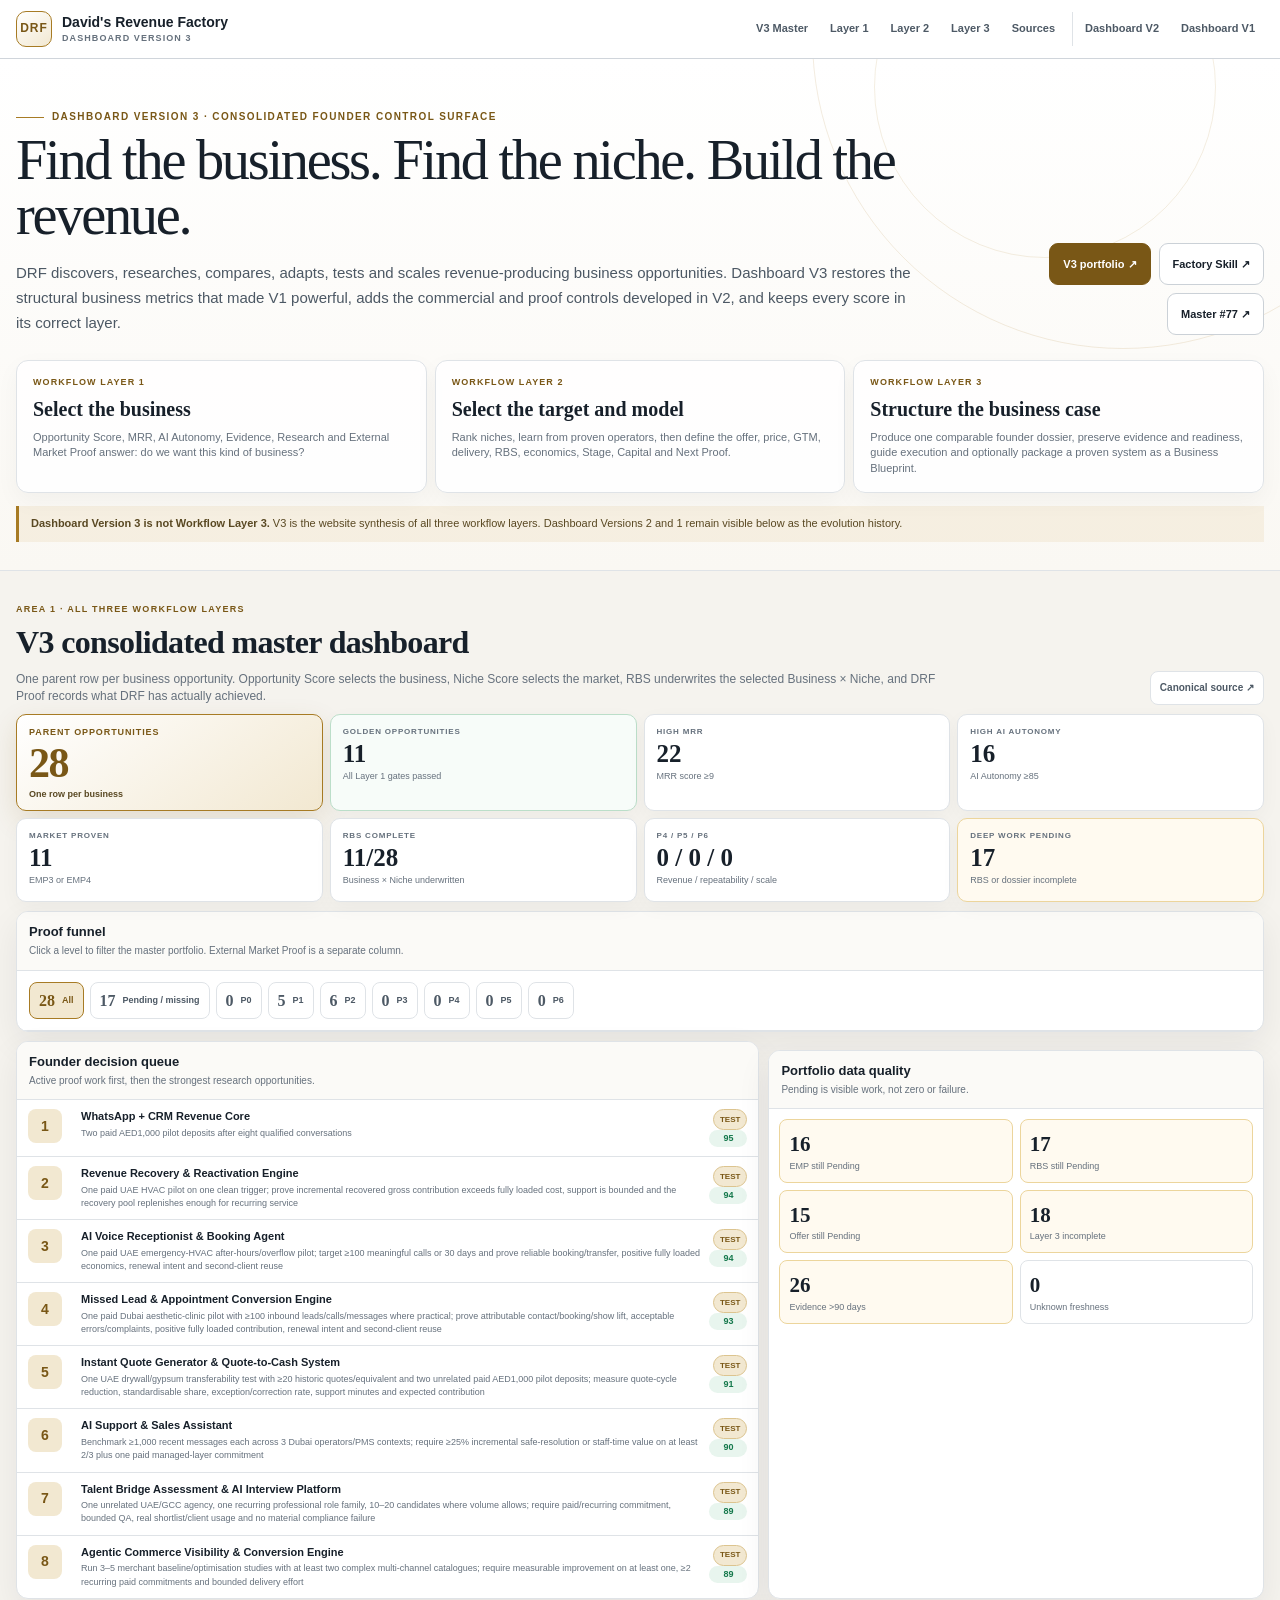
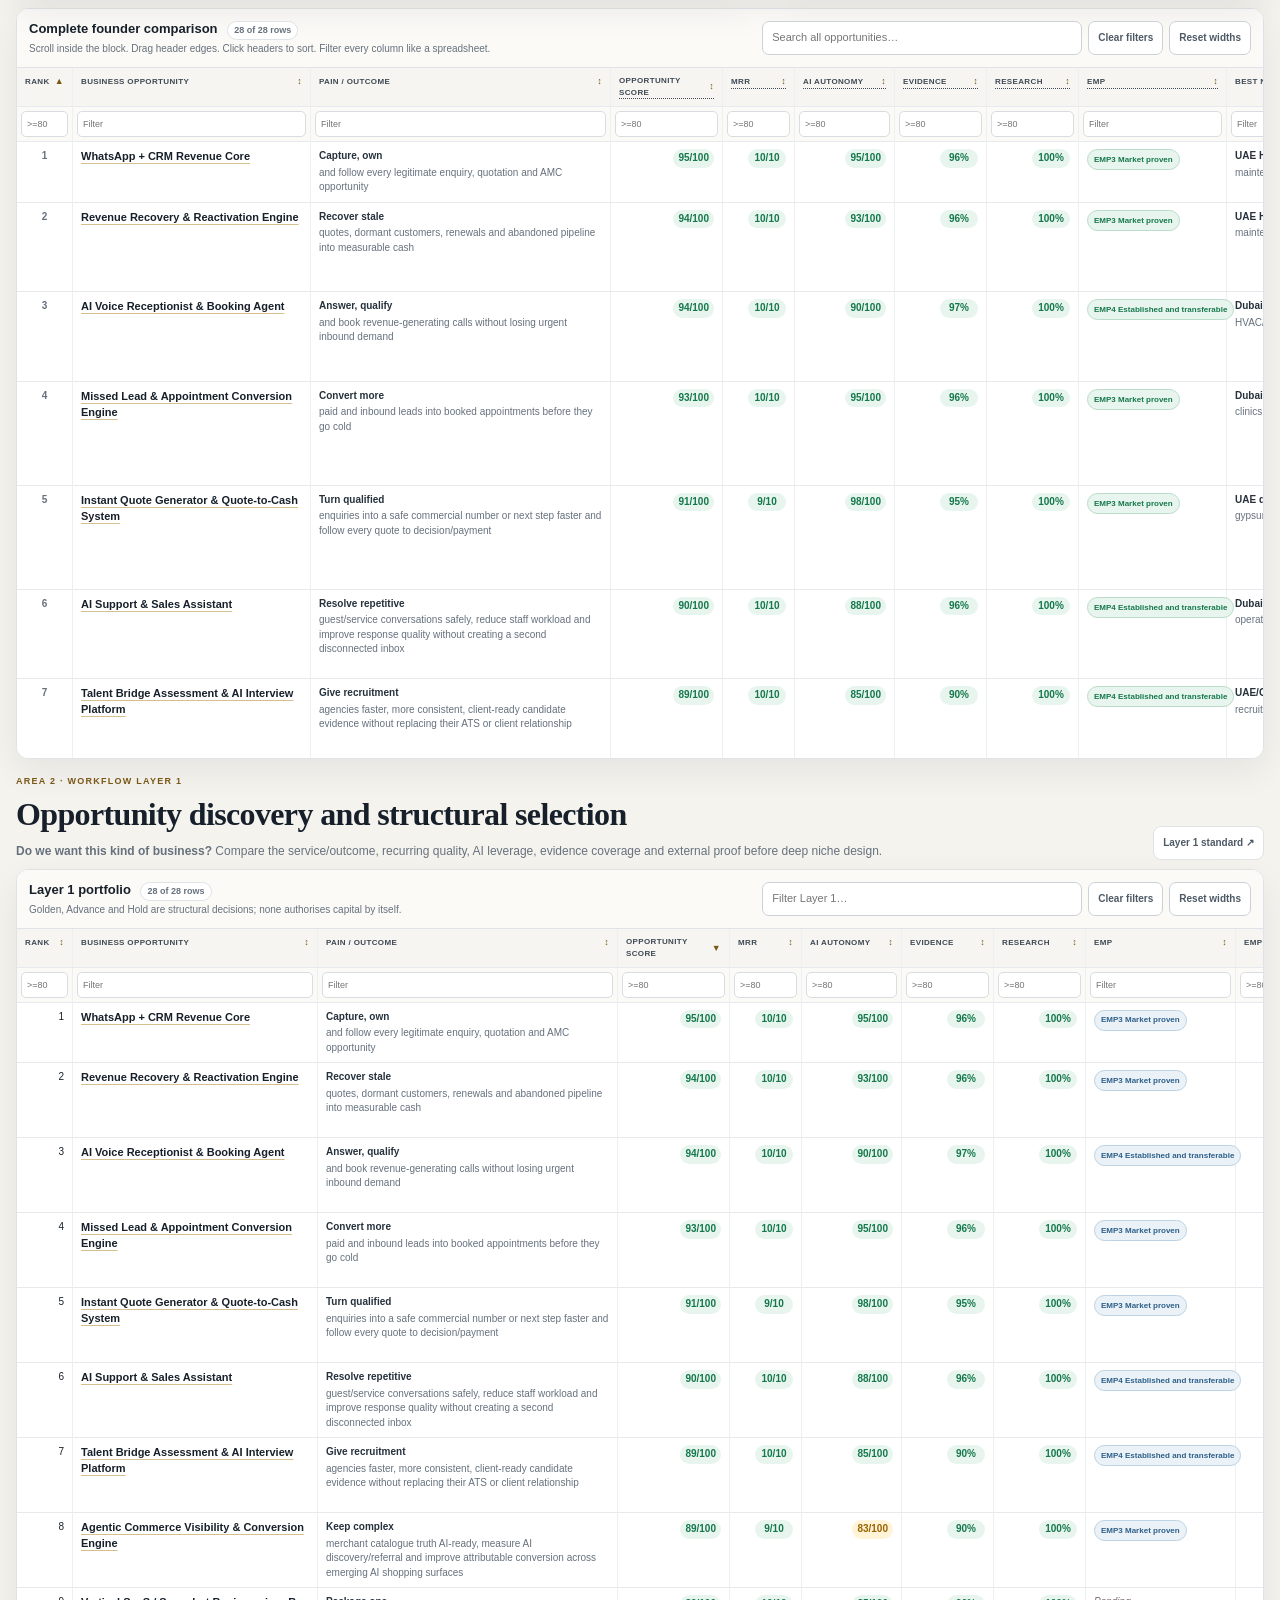
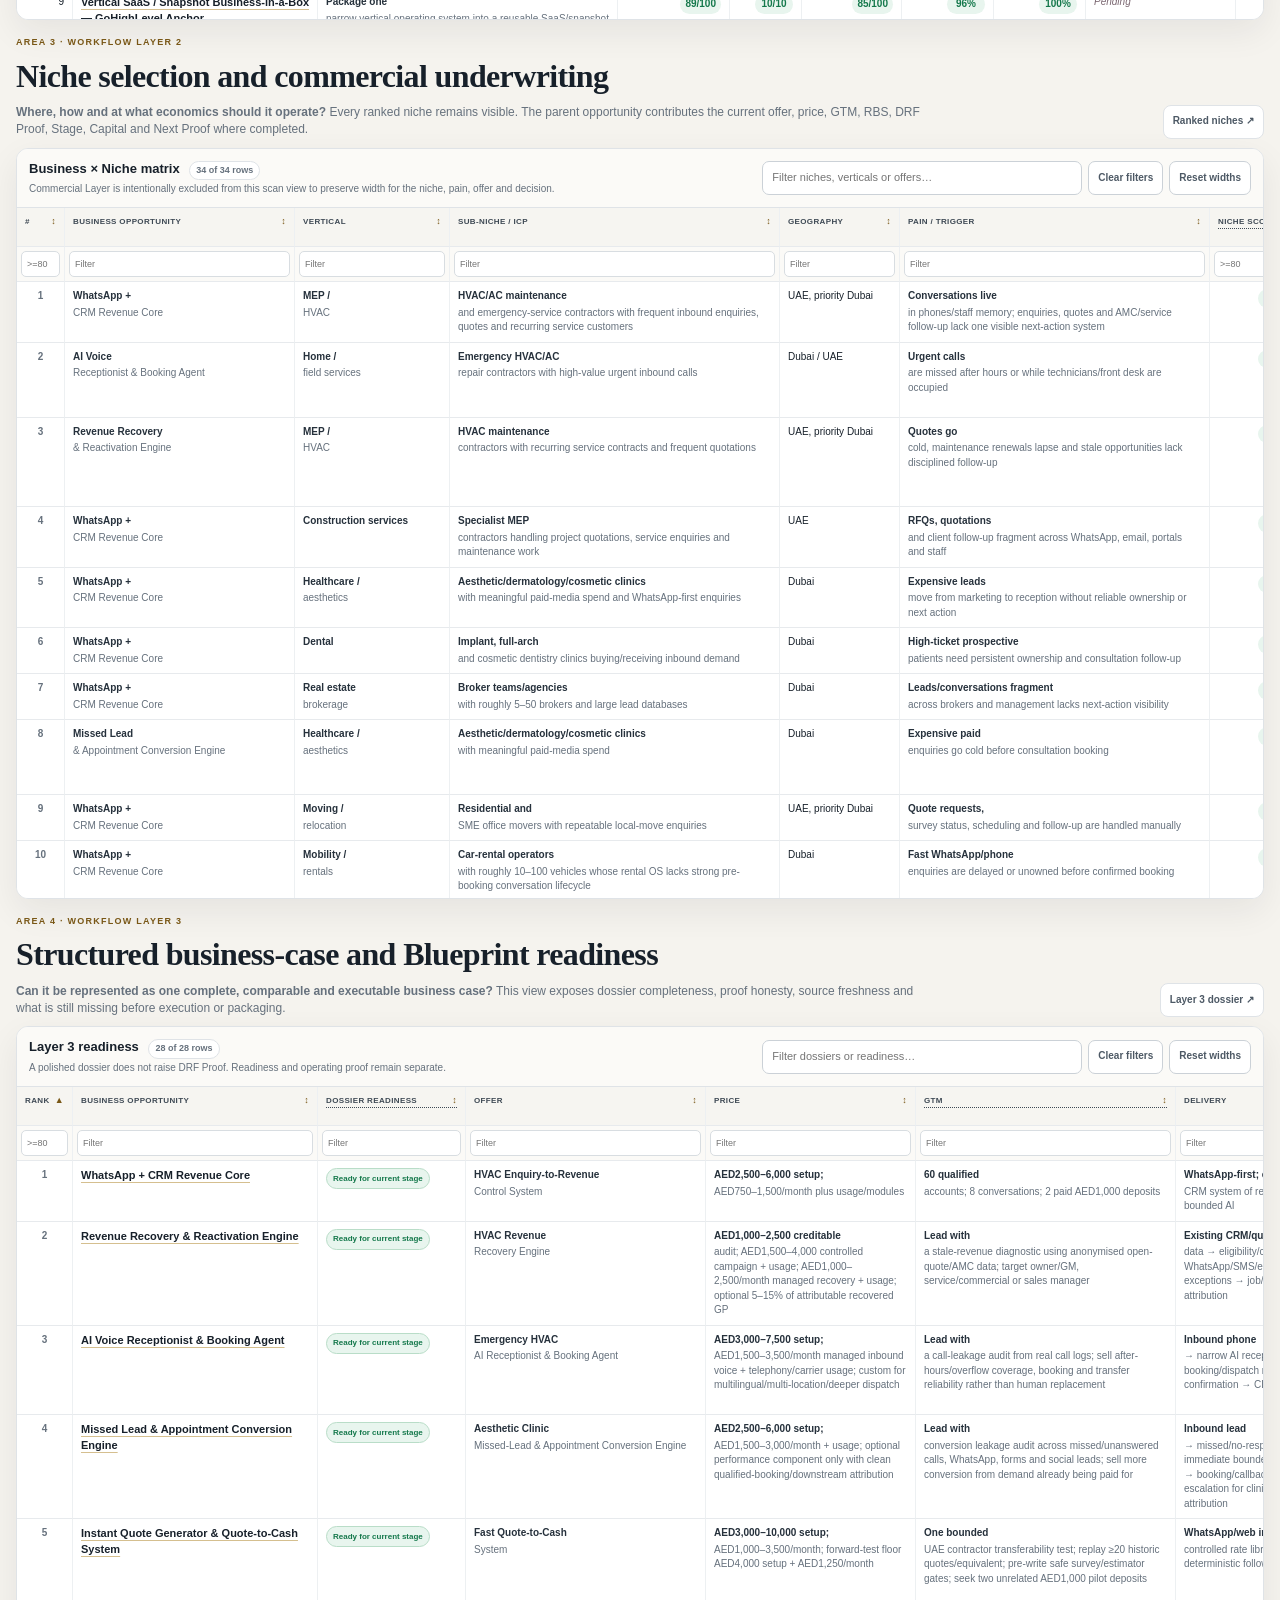
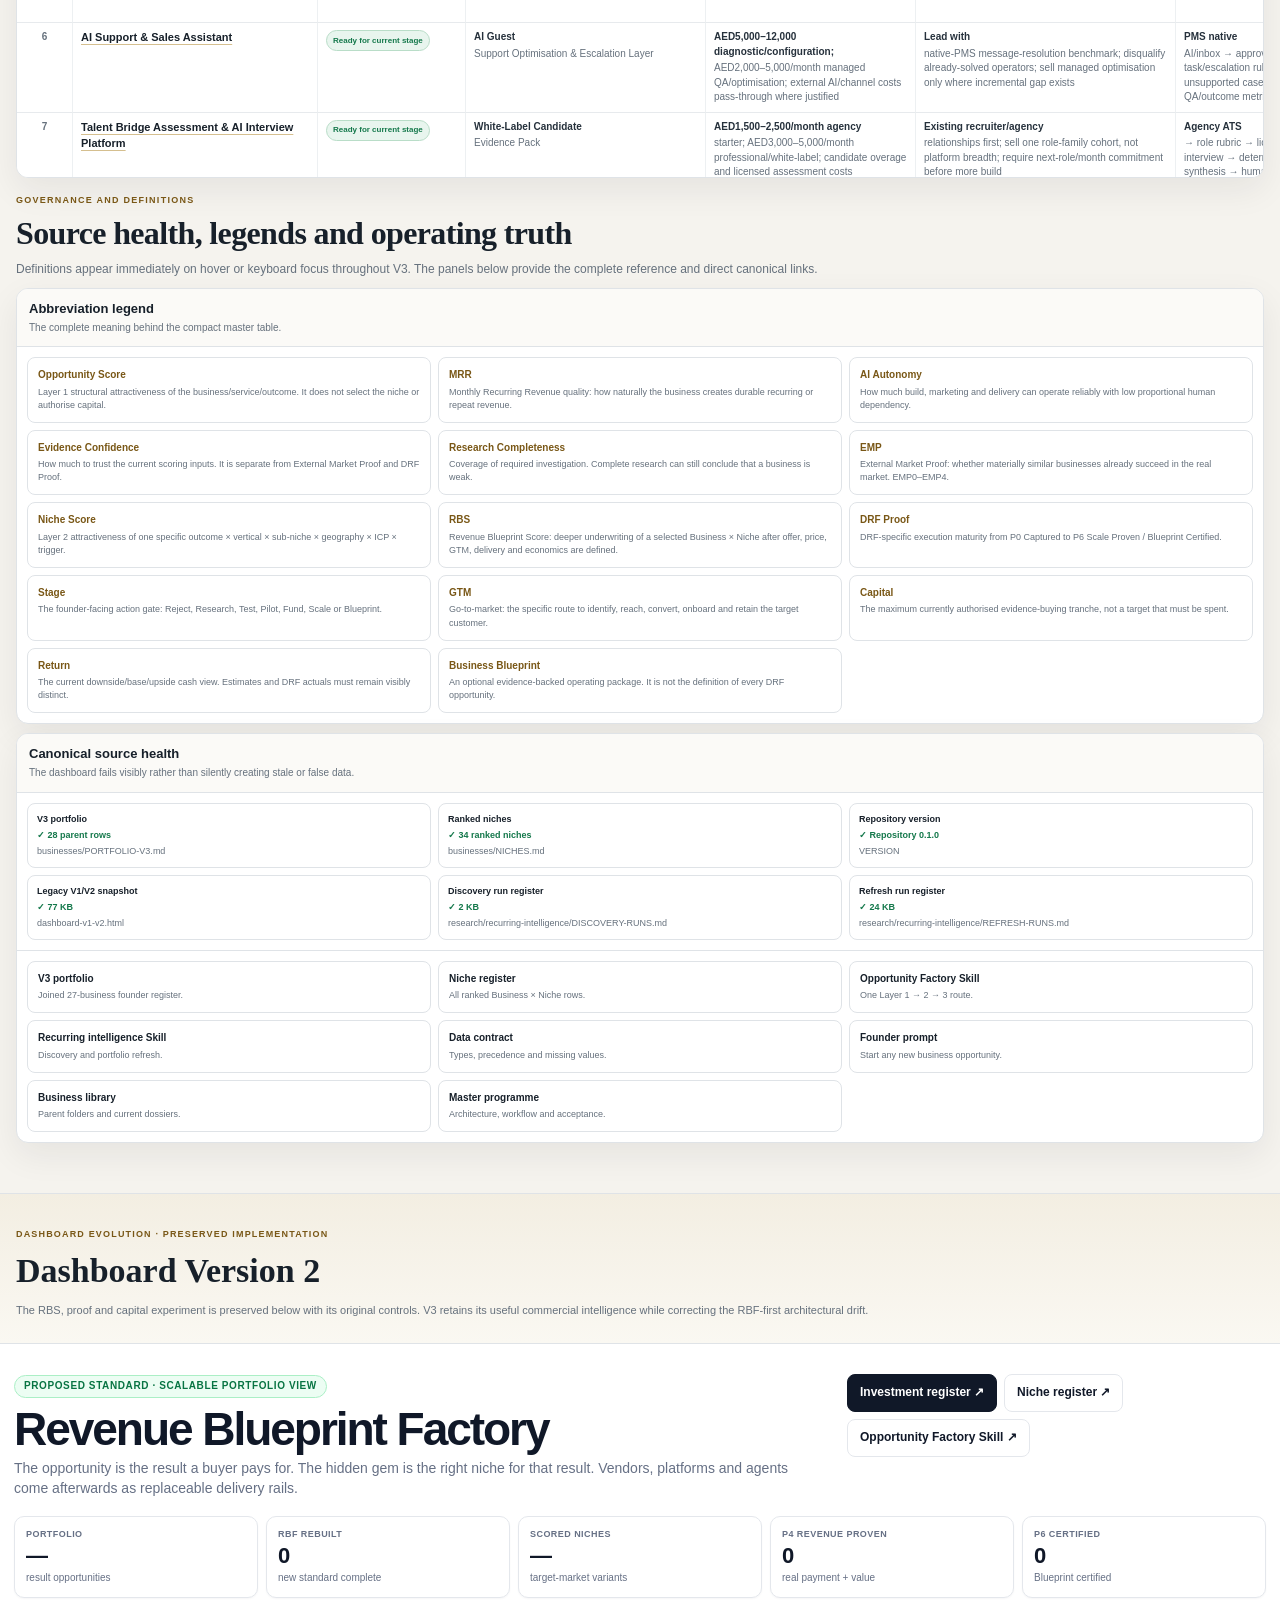
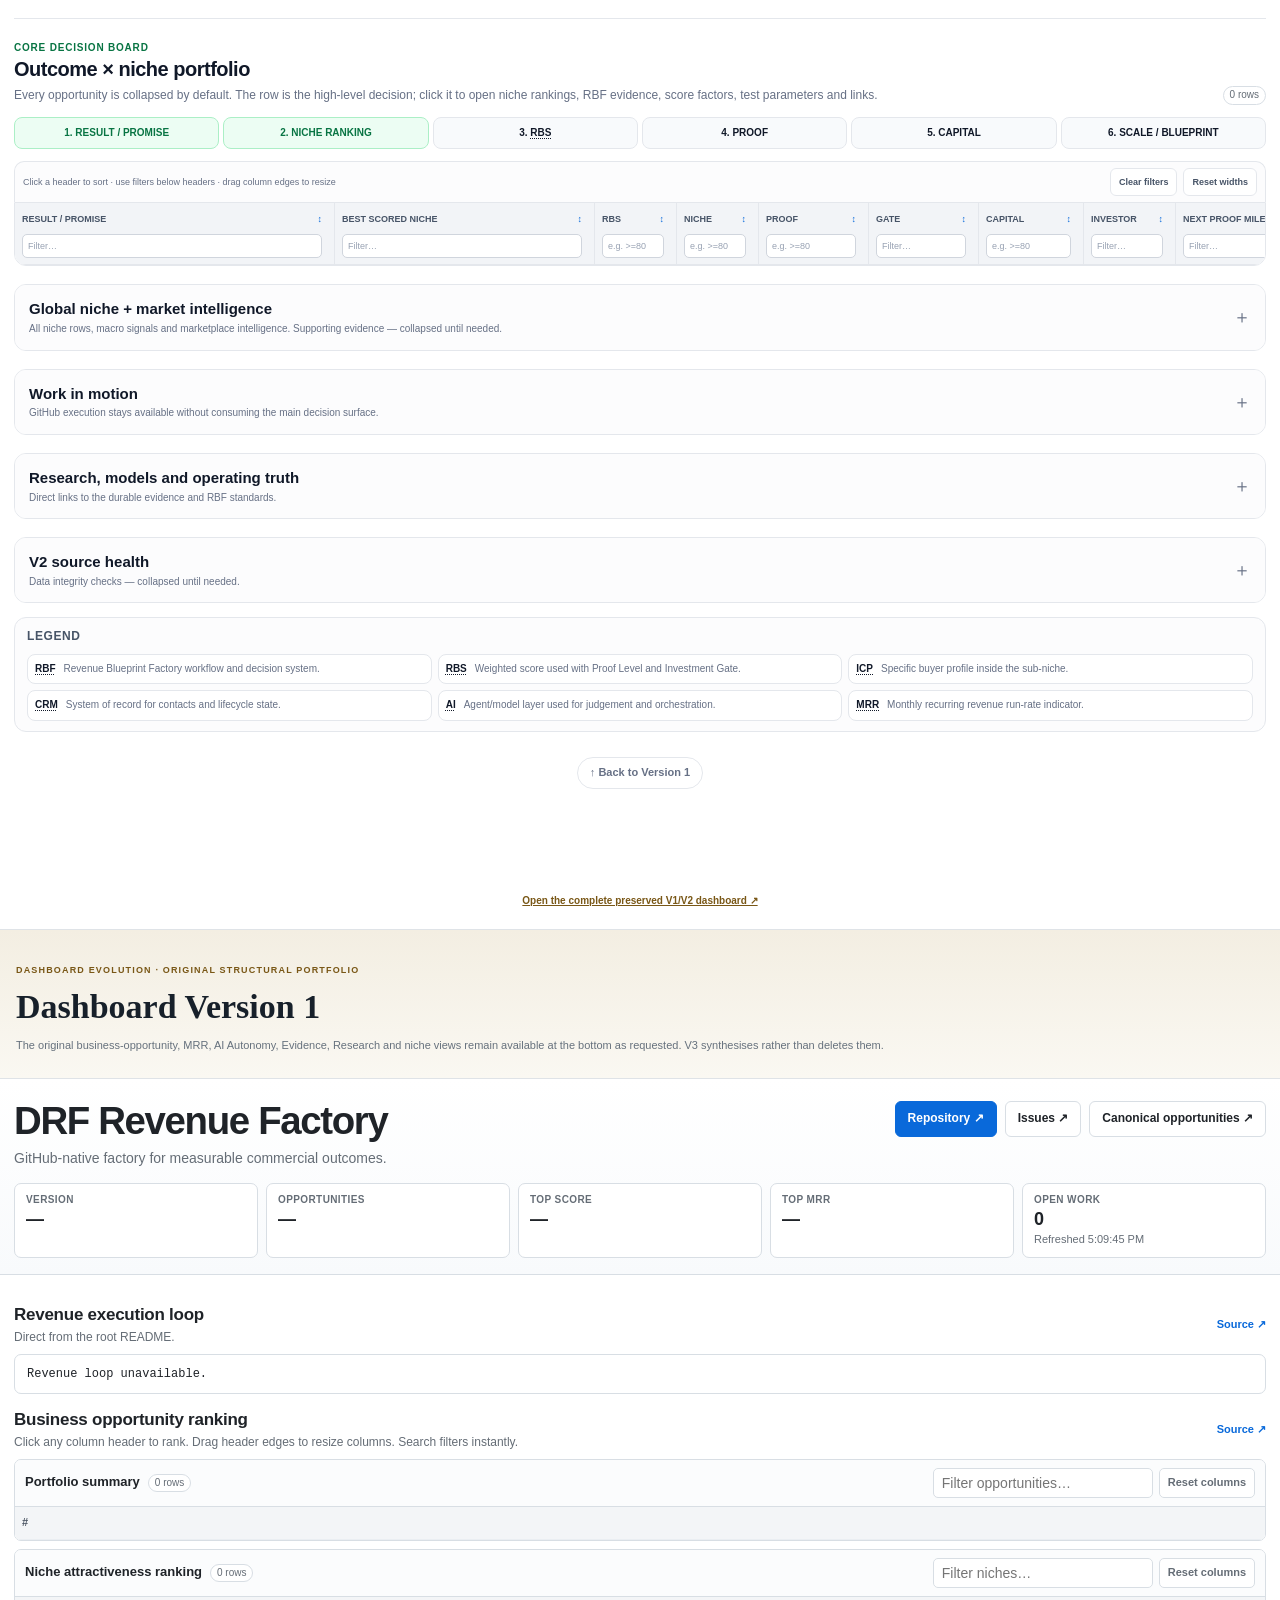
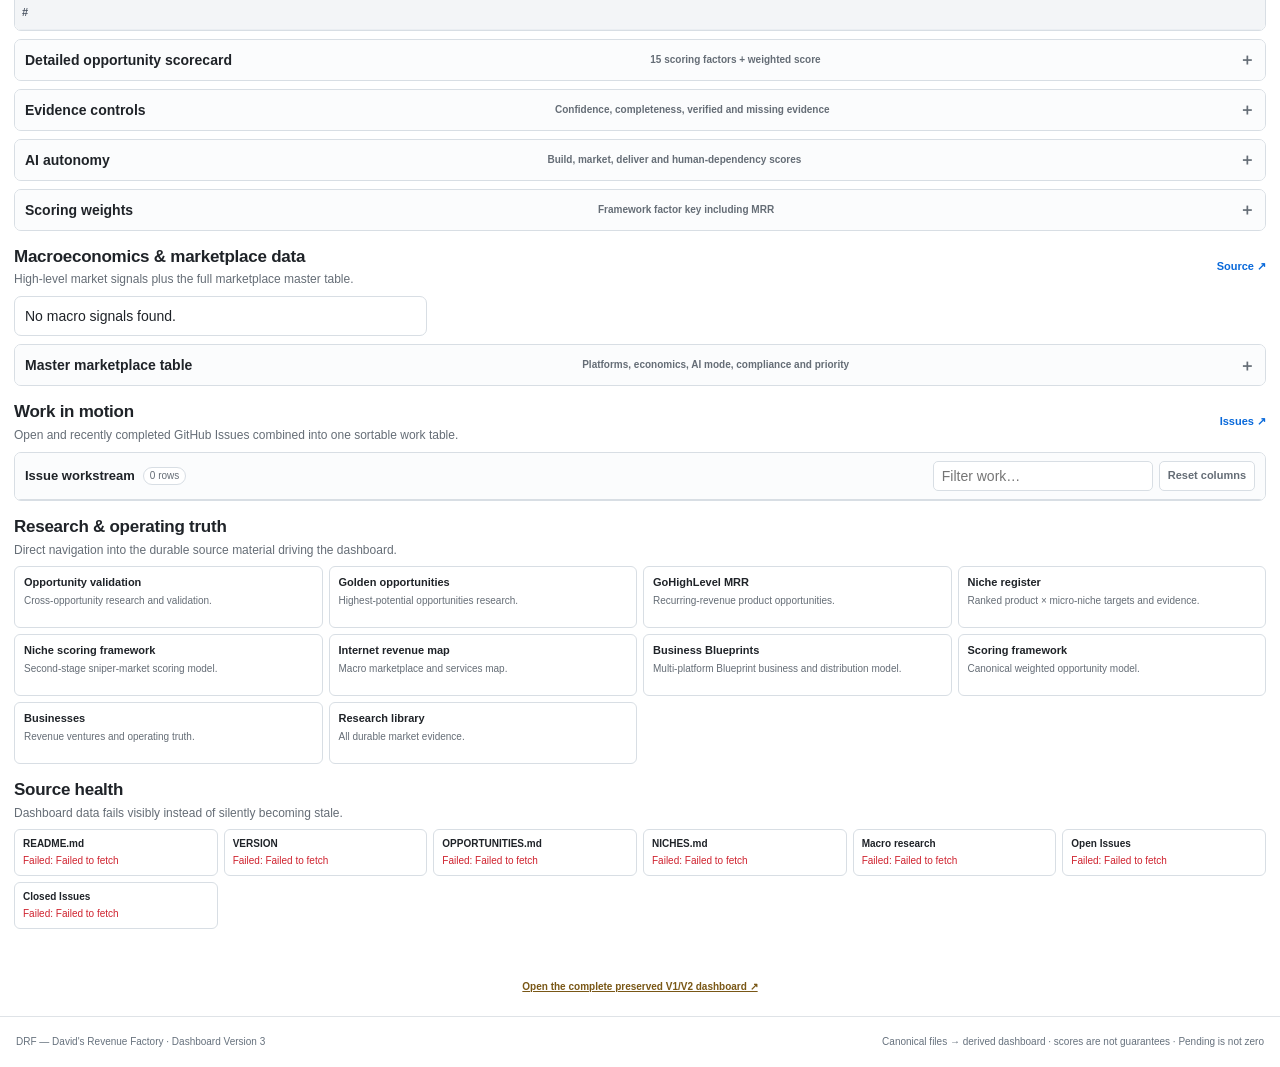
<file: index.html>
<!doctype html>
<html lang="en">
<head>
  <meta charset="utf-8">
  <meta name="viewport" content="width=device-width,initial-scale=1">
  <meta name="description" content="David's Revenue Factory — A GitHub-native factory for finding, underwriting, testing and packaging revenue-producing businesses.">
  <title>DRF — David's Revenue Factory Dashboard V3</title>
  <link rel="stylesheet" href="assets/v3-dashboard.css">
  <link rel="stylesheet" href="assets/v3-dashboard-tooltip-fix.css">
</head>
<body>
  <header class="v3-header">
    <div class="v3-wrap v3-header-inner">
      <a class="v3-brand" href="#v3-top" aria-label="DRF Dashboard V3 home">
        <span class="v3-brand-mark">DRF</span>
        <span class="v3-brand-copy"><b>David's Revenue Factory</b><span>Dashboard Version 3</span></span>
      </a>
      <nav class="v3-nav" aria-label="Dashboard Version 3 navigation">
        <a href="#v3-master">V3 Master</a>
        <a href="#v3-layer1">Layer 1</a>
        <a href="#v3-layer2">Layer 2</a>
        <a href="#v3-layer3">Layer 3</a>
        <a href="#v3-sources">Sources</a>
        <a class="legacy-link" href="#dashboard-v2">Dashboard V2</a>
        <a href="#dashboard-v1">Dashboard V1</a>
      </nav>
    </div>
  </header>

  <section class="v3-hero" id="v3-top">
    <div class="v3-wrap v3-hero-inner">
      <span class="v3-kicker">Dashboard Version 3 · consolidated founder control surface</span>
      <div class="v3-hero-row">
        <div class="v3-hero-copy">
          <h1>Find the business. Find the niche. Build the revenue.</h1>
          <p>DRF discovers, researches, compares, adapts, tests and scales revenue-producing business opportunities. Dashboard V3 restores the structural business metrics that made V1 powerful, adds the commercial and proof controls developed in V2, and keeps every score in its correct layer.</p>
        </div>
        <div class="v3-hero-actions">
          <a class="v3-button primary" href="https://github.com/tbhrc/drf-main/blob/main/businesses/PORTFOLIO-V3.md">V3 portfolio ↗</a>
          <a class="v3-button" href="https://github.com/tbhrc/drf-main/blob/main/skills/drf-opportunity-factory/SKILL.md">Factory Skill ↗</a>
          <a class="v3-button" href="https://github.com/tbhrc/drf-main/issues/77">Master #77 ↗</a>
        </div>
      </div>

      <div class="v3-architecture" aria-label="Three workflow layers">
        <article class="v3-arch-card"><small>Workflow Layer 1</small><strong>Select the business</strong><p>Opportunity Score, MRR, AI Autonomy, Evidence, Research and External Market Proof answer: do we want this kind of business?</p></article>
        <article class="v3-arch-card"><small>Workflow Layer 2</small><strong>Select the target and model</strong><p>Rank niches, learn from proven operators, then define the offer, price, GTM, delivery, RBS, economics, Stage, Capital and Next Proof.</p></article>
        <article class="v3-arch-card"><small>Workflow Layer 3</small><strong>Structure the business case</strong><p>Produce one comparable founder dossier, preserve evidence and readiness, guide execution and optionally package a proven system as a Business Blueprint.</p></article>
      </div>
      <div class="v3-version-note"><strong>Dashboard Version 3 is not Workflow Layer 3.</strong> V3 is the website synthesis of all three workflow layers. Dashboard Versions 2 and 1 remain visible below as the evolution history.</div>
    </div>
  </section>

  <main class="v3-wrap v3-main">
    <section class="v3-section" id="v3-master">
      <div class="v3-section-head">
        <div class="v3-section-title"><div class="v3-eyebrow">Area 1 · all three workflow layers</div><h2>V3 consolidated master dashboard</h2><p>One parent row per business opportunity. Opportunity Score selects the business, Niche Score selects the market, RBS underwrites the selected Business × Niche, and DRF Proof records what DRF has actually achieved.</p></div>
        <a class="v3-source-link" href="https://github.com/tbhrc/drf-main/blob/main/businesses/PORTFOLIO-V3.md">Canonical source ↗</a>
      </div>

      <div class="v3-metrics" id="v3-metrics" aria-live="polite">
        <div class="v3-metric"><small>Parent opportunities</small><strong id="metric-total">…</strong><span>One row per business</span></div>
        <div class="v3-metric positive"><small>Golden opportunities</small><strong id="metric-golden">…</strong><span>All Layer 1 gates passed</span></div>
        <div class="v3-metric"><small>High MRR</small><strong id="metric-mrr">…</strong><span>MRR score ≥9</span></div>
        <div class="v3-metric"><small>High AI autonomy</small><strong id="metric-ai">…</strong><span>AI Autonomy ≥85</span></div>
        <div class="v3-metric"><small>Market proven</small><strong id="metric-emp">…</strong><span>EMP3 or EMP4</span></div>
        <div class="v3-metric"><small>RBS complete</small><strong id="metric-rbs">…</strong><span>Business × Niche underwritten</span></div>
        <div class="v3-metric"><small>P4 / P5 / P6</small><strong id="metric-proof">…</strong><span>Revenue / repeatability / scale</span></div>
        <div class="v3-metric attention"><small>Deep work pending</small><strong id="metric-pending">…</strong><span>RBS or dossier incomplete</span></div>
      </div>

      <div class="v3-panel">
        <div class="v3-panel-head"><div class="v3-panel-title"><h3>Proof funnel</h3><p>Click a level to filter the master portfolio. External Market Proof is a separate column.</p></div></div>
        <div class="v3-funnel" id="proof-funnel" aria-label="DRF proof filter"></div>
      </div>

      <div class="v3-intel-grid">
        <section class="v3-panel">
          <div class="v3-panel-head"><div class="v3-panel-title"><h3>Founder decision queue</h3><p>Active proof work first, then the strongest research opportunities.</p></div></div>
          <ol class="v3-list" id="decision-queue"><li class="v3-loading">Loading decision queue…</li></ol>
        </section>
        <section class="v3-panel">
          <div class="v3-panel-head"><div class="v3-panel-title"><h3>Portfolio data quality</h3><p>Pending is visible work, not zero or failure.</p></div></div>
          <div class="v3-quality-grid" id="quality-grid"><div class="v3-loading">Loading data quality…</div></div>
        </section>
      </div>

      <section class="v3-panel" style="margin-top:9px">
        <div class="v3-panel-head">
          <div class="v3-panel-title"><h3>Complete founder comparison <span class="v3-count" id="master-count">0 rows</span></h3><p>Scroll inside the block. Drag header edges. Click headers to sort. Filter every column like a spreadsheet.</p></div>
          <div class="v3-tools"><input class="v3-search" id="master-search" type="search" placeholder="Search all opportunities…" aria-label="Search the V3 master portfolio"><button class="v3-tool" id="master-clear" type="button">Clear filters</button><button class="v3-tool" id="master-reset" type="button">Reset widths</button></div>
        </div>
        <div id="master-grid"><div class="v3-loading">Loading the canonical 27-business V3 portfolio…</div></div>
      </section>
    </section>

    <section class="v3-section" id="v3-layer1">
      <div class="v3-section-head">
        <div class="v3-section-title"><div class="v3-eyebrow">Area 2 · Workflow Layer 1</div><h2>Opportunity discovery and structural selection</h2><p><strong>Do we want this kind of business?</strong> Compare the service/outcome, recurring quality, AI leverage, evidence coverage and external proof before deep niche design.</p></div>
        <a class="v3-source-link" href="https://github.com/tbhrc/drf-main/blob/main/skills/drf-opportunity-factory/references/business-opportunity-scoring.md">Layer 1 standard ↗</a>
      </div>
      <section class="v3-panel">
        <div class="v3-panel-head"><div class="v3-panel-title"><h3>Layer 1 portfolio <span class="v3-count" id="layer1-count">0 rows</span></h3><p>Golden, Advance and Hold are structural decisions; none authorises capital by itself.</p></div><div class="v3-tools"><input class="v3-search" id="layer1-search" type="search" placeholder="Filter Layer 1…" aria-label="Filter Workflow Layer 1"><button class="v3-tool" id="layer1-clear" type="button">Clear filters</button><button class="v3-tool" id="layer1-reset" type="button">Reset widths</button></div></div>
        <div id="layer1-grid"><div class="v3-loading">Loading Workflow Layer 1…</div></div>
      </section>
    </section>

    <section class="v3-section" id="v3-layer2">
      <div class="v3-section-head">
        <div class="v3-section-title"><div class="v3-eyebrow">Area 3 · Workflow Layer 2</div><h2>Niche selection and commercial underwriting</h2><p><strong>Where, how and at what economics should it operate?</strong> Every ranked niche remains visible. The parent opportunity contributes the current offer, price, GTM, RBS, DRF Proof, Stage, Capital and Next Proof where completed.</p></div>
        <a class="v3-source-link" href="https://github.com/tbhrc/drf-main/blob/main/businesses/NICHES.md">Ranked niches ↗</a>
      </div>
      <section class="v3-panel">
        <div class="v3-panel-head"><div class="v3-panel-title"><h3>Business × Niche matrix <span class="v3-count" id="layer2-count">0 rows</span></h3><p>Commercial Layer is intentionally excluded from this scan view to preserve width for the niche, pain, offer and decision.</p></div><div class="v3-tools"><input class="v3-search" id="layer2-search" type="search" placeholder="Filter niches, verticals or offers…" aria-label="Filter Workflow Layer 2"><button class="v3-tool" id="layer2-clear" type="button">Clear filters</button><button class="v3-tool" id="layer2-reset" type="button">Reset widths</button></div></div>
        <div id="layer2-grid"><div class="v3-loading">Loading ranked Business × Niche intelligence…</div></div>
      </section>
    </section>

    <section class="v3-section" id="v3-layer3">
      <div class="v3-section-head">
        <div class="v3-section-title"><div class="v3-eyebrow">Area 4 · Workflow Layer 3</div><h2>Structured business-case and Blueprint readiness</h2><p><strong>Can it be represented as one complete, comparable and executable business case?</strong> This view exposes dossier completeness, proof honesty, source freshness and what is still missing before execution or packaging.</p></div>
        <a class="v3-source-link" href="https://github.com/tbhrc/drf-main/blob/main/skills/drf-opportunity-factory/references/business-case-output-contract.md">Layer 3 dossier ↗</a>
      </div>
      <section class="v3-panel">
        <div class="v3-panel-head"><div class="v3-panel-title"><h3>Layer 3 readiness <span class="v3-count" id="layer3-count">0 rows</span></h3><p>A polished dossier does not raise DRF Proof. Readiness and operating proof remain separate.</p></div><div class="v3-tools"><input class="v3-search" id="layer3-search" type="search" placeholder="Filter dossiers or readiness…" aria-label="Filter Workflow Layer 3"><button class="v3-tool" id="layer3-clear" type="button">Clear filters</button><button class="v3-tool" id="layer3-reset" type="button">Reset widths</button></div></div>
        <div id="layer3-grid"><div class="v3-loading">Loading Workflow Layer 3 readiness…</div></div>
      </section>
    </section>

    <section class="v3-section" id="v3-sources">
      <div class="v3-section-head">
        <div class="v3-section-title"><div class="v3-eyebrow">Governance and definitions</div><h2>Source health, legends and operating truth</h2><p>Definitions appear immediately on hover or keyboard focus throughout V3. The panels below provide the complete reference and direct canonical links.</p></div>
      </div>
      <section class="v3-panel">
        <div class="v3-panel-head"><div class="v3-panel-title"><h3>Abbreviation legend</h3><p>The complete meaning behind the compact master table.</p></div></div>
        <div class="v3-definition-grid" id="definition-grid"></div>
      </section>
      <section class="v3-panel">
        <div class="v3-panel-head"><div class="v3-panel-title"><h3>Canonical source health</h3><p>The dashboard fails visibly rather than silently creating stale or false data.</p></div></div>
        <div class="v3-source-grid" id="source-grid"><div class="v3-loading">Checking canonical sources…</div></div>
        <div class="v3-links">
          <a href="https://github.com/tbhrc/drf-main/blob/main/businesses/PORTFOLIO-V3.md">V3 portfolio<span>Joined 27-business founder register.</span></a>
          <a href="https://github.com/tbhrc/drf-main/blob/main/businesses/NICHES.md">Niche register<span>All ranked Business × Niche rows.</span></a>
          <a href="https://github.com/tbhrc/drf-main/blob/main/skills/drf-opportunity-factory/SKILL.md">Opportunity Factory Skill<span>One Layer 1 → 2 → 3 route.</span></a>
          <a href="https://github.com/tbhrc/drf-main/blob/main/skills/drf-recurring-intelligence/SKILL.md">Recurring intelligence Skill<span>Discovery and portfolio refresh.</span></a>
          <a href="https://github.com/tbhrc/drf-main/blob/main/skills/drf-dashboard-operations/references/v3-portfolio-data-contract.md">Data contract<span>Types, precedence and missing values.</span></a>
          <a href="https://github.com/tbhrc/drf-main/blob/main/skills/drf-opportunity-factory/SKILL.md">Founder prompt<span>Start any new business opportunity.</span></a>
          <a href="https://github.com/tbhrc/drf-main/tree/main/businesses">Business library<span>Parent folders and current dossiers.</span></a>
          <a href="https://github.com/tbhrc/drf-main/issues/77">Master programme<span>Architecture, workflow and acceptance.</span></a>
        </div>
      </section>
    </section>
  </main>

  <section class="legacy-zone" id="dashboard-v2" aria-labelledby="dashboard-v2-title">
    <div class="legacy-divider"><div class="v3-wrap legacy-divider-inner"><small>Dashboard evolution · preserved implementation</small><h2 id="dashboard-v2-title">Dashboard Version 2</h2><p>The RBS, proof and capital experiment is preserved below with its original controls. V3 retains its useful commercial intelligence while correcting the RBF-first architectural drift.</p></div></div>
    <iframe class="legacy-frame" id="legacy-v2-frame" src="dashboard-v1-v2.html?embedded=v2" title="Preserved Dashboard Version 2" loading="lazy"></iframe>
    <div class="legacy-fallback"><a href="dashboard-v1-v2.html#v2-preview">Open the complete preserved V1/V2 dashboard ↗</a></div>
  </section>

  <section class="legacy-zone" id="dashboard-v1" aria-labelledby="dashboard-v1-title">
    <div class="legacy-divider"><div class="v3-wrap legacy-divider-inner"><small>Dashboard evolution · original structural portfolio</small><h2 id="dashboard-v1-title">Dashboard Version 1</h2><p>The original business-opportunity, MRR, AI Autonomy, Evidence, Research and niche views remain available at the bottom as requested. V3 synthesises rather than deletes them.</p></div></div>
    <iframe class="legacy-frame" id="legacy-v1-frame" src="dashboard-v1-v2.html?embedded=v1" title="Preserved Dashboard Version 1" loading="lazy"></iframe>
    <div class="legacy-fallback"><a href="dashboard-v1-v2.html">Open the complete preserved V1/V2 dashboard ↗</a></div>
  </section>

  <footer class="v3-footer"><div class="v3-wrap v3-footer-inner"><span>DRF — David's Revenue Factory · Dashboard Version 3</span><span>Canonical files → derived dashboard · scores are not guarantees · Pending is not zero</span></div></footer>

  <noscript><div class="v3-error">Dashboard V3 requires JavaScript to parse the canonical Markdown registers. The source files remain available through the links above.</div></noscript>
  <script src="assets/v3-dashboard.js" defer></script>
  <script src="assets/v3-dashboard-policy.js" defer></script>
  <script src="assets/v3-dashboard-proof-counts.js" defer></script>
  <script>
    (() => {
      const frame = document.getElementById('legacy-v1-frame');
      if (!frame) return;

      frame.addEventListener('load', () => {
        try {
          const doc = frame.contentDocument;
          const hideDeltaColumns = () => {
            const table = doc?.querySelector('#portfolio-grid table');
            if (!table) return;
            const labels = new Set(['Δ', 'Score Δ', 'Rank Δ']);
            const headers = [...table.querySelectorAll('thead tr:first-child th')];
            headers.forEach((header, index) => {
              if (!labels.has(header.textContent.trim())) return;
              table.querySelectorAll('tr').forEach(row => {
                const cell = row.children[index];
                if (cell) cell.style.display = 'none';
              });
            });
          };

          hideDeltaColumns();
          const target = doc?.querySelector('#portfolio-grid');
          if (target && frame.contentWindow?.MutationObserver) {
            new frame.contentWindow.MutationObserver(hideDeltaColumns).observe(target, { childList: true, subtree: true });
          }
        } catch (error) {
          console.warn('Legacy V1 delta-column cleanup skipped:', error);
        }
      });
    })();
  </script>
</body>
</html>
</file>
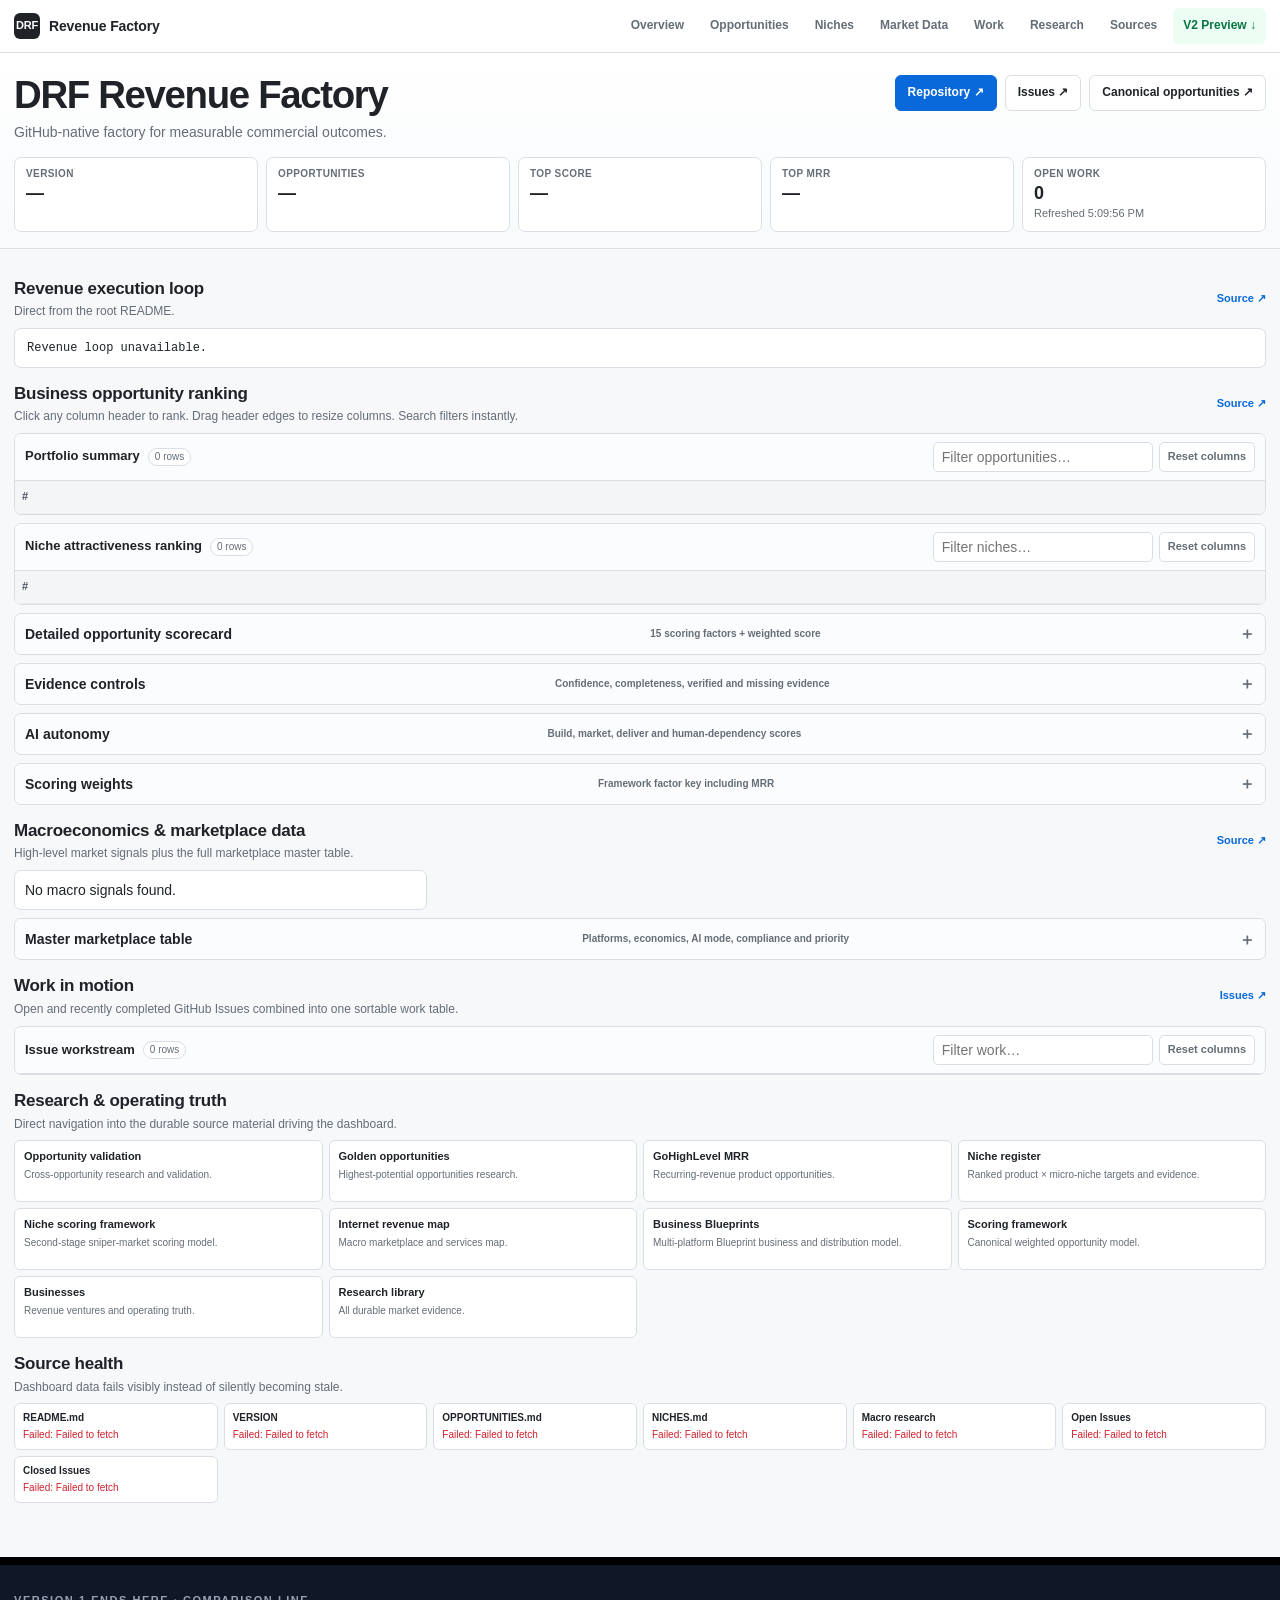
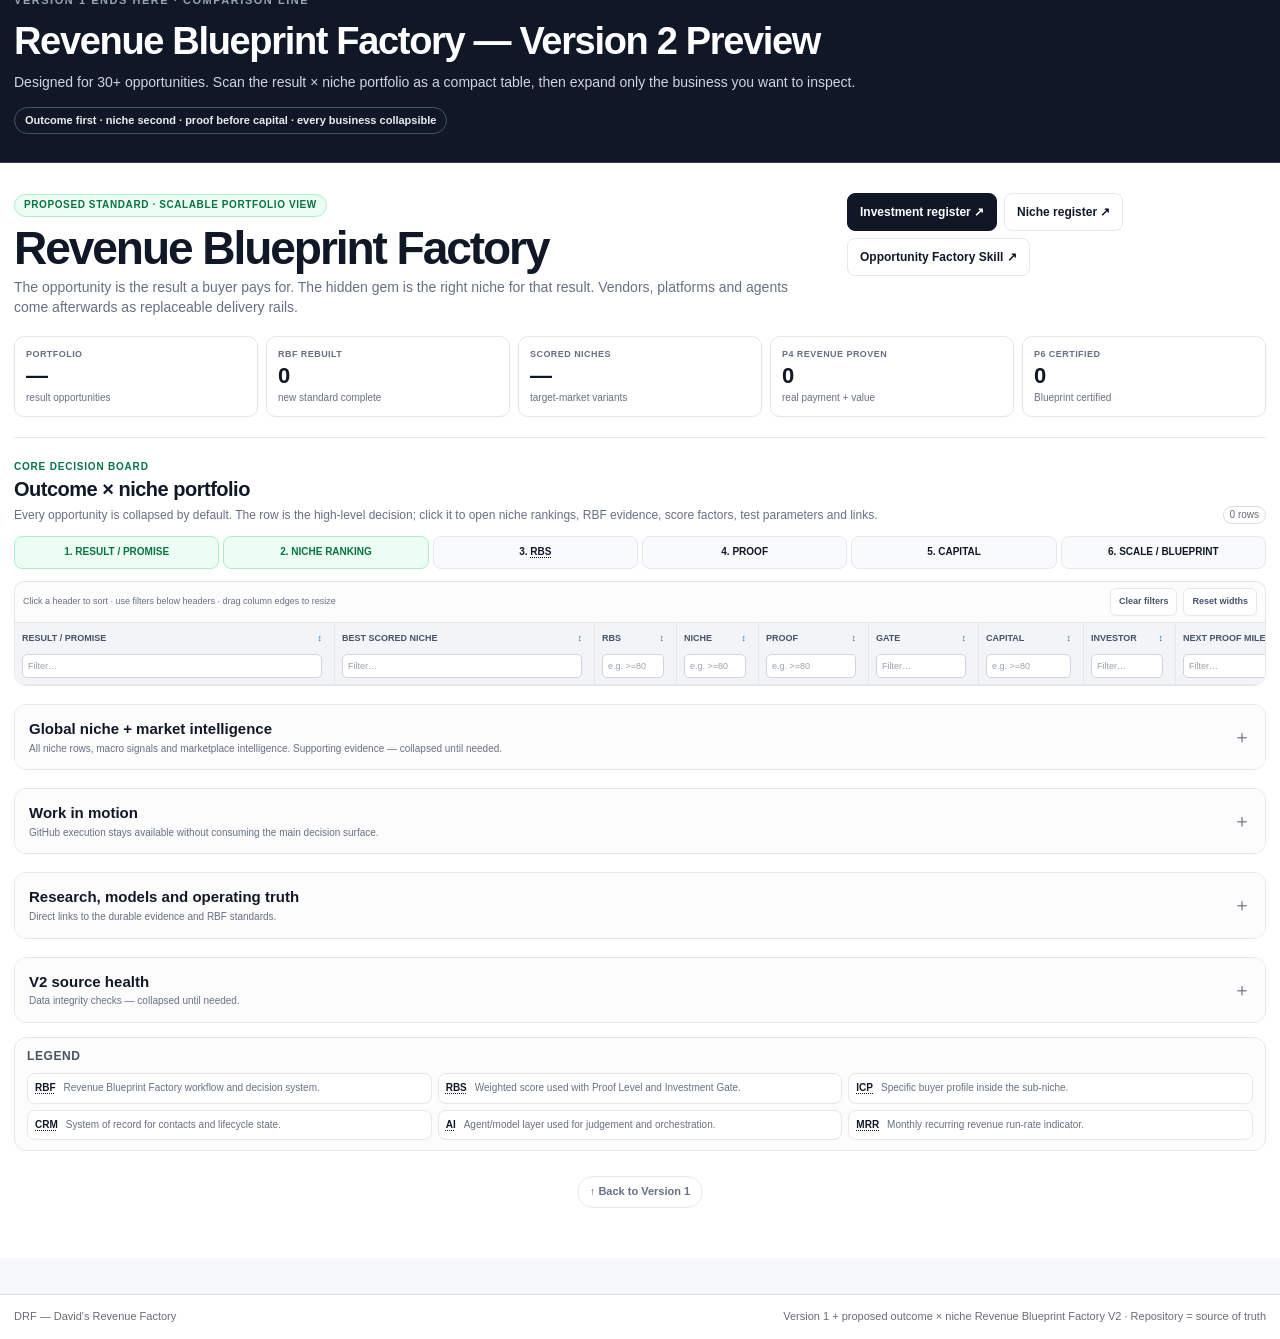
<file: dashboard-v1-v2.html>
<!doctype html>
<html lang="en">
<head>
<meta charset="utf-8">
<meta name="viewport" content="width=device-width,initial-scale=1,viewport-fit=cover">
<meta name="description" content="DRF — David's Revenue Factory public operating dashboard.">
<meta name="theme-color" content="#ffffff">
<title>DRF — Revenue Factory Dashboard</title>
<style>
:root{
  --bg:#f6f8fa;--surface:#ffffff;--surface-2:#fbfcfd;--text:#1f2328;--muted:#656d76;
  --line:#d8dee4;--line-strong:#b8c0c8;--accent:#0969da;--accent-soft:#ddf4ff;
  --good:#1a7f37;--warn:#9a6700;--bad:#cf222e;--shadow:0 8px 24px rgba(31,35,40,.07);
  --font:-apple-system,BlinkMacSystemFont,"Segoe UI",Roboto,Helvetica,Arial,sans-serif;
  --v2-ink:#101828;--v2-muted:#667085;--v2-line:#e4e7ec;--v2-soft:#f8fafc;--v2-green:#087443;--v2-green-soft:#ecfdf3;--v2-blue:#175cd3;--v2-blue-soft:#eff8ff;--v2-amber:#b54708;--v2-amber-soft:#fffaeb;
}
*{box-sizing:border-box}html{scroll-behavior:smooth;overflow-x:hidden}body{margin:0;background:var(--bg);color:var(--text);font:14px/1.45 var(--font);overflow-x:hidden}a{color:var(--accent);text-decoration:none}a:hover{text-decoration:underline}button,input{font:inherit}button:focus-visible,a:focus-visible,input:focus-visible,summary:focus-visible{outline:2px solid var(--accent);outline-offset:2px}.wrap{width:min(1480px,calc(100% - 28px));margin:auto}
.top{position:sticky;top:0;z-index:50;background:rgba(255,255,255,.96);backdrop-filter:blur(10px);border-bottom:1px solid var(--line)}.topin{height:52px;display:flex;align-items:center;justify-content:space-between;gap:18px}.brand{display:flex;align-items:center;gap:9px;color:var(--text);font-weight:800;letter-spacing:-.01em}.brandmark{width:26px;height:26px;border-radius:6px;background:var(--text);color:#fff;display:grid;place-items:center;font-size:11px}.nav{display:flex;gap:6px;overflow:auto;scrollbar-width:none}.nav::-webkit-scrollbar{display:none}.nav a{flex:none;min-height:36px;display:flex;align-items:center;padding:0 10px;border-radius:6px;color:var(--muted);font-size:12px;font-weight:700}.nav a:hover{background:var(--surface-2);color:var(--text);text-decoration:none}.nav .v2jump{background:var(--v2-green-soft);color:var(--v2-green)}
.hero{background:linear-gradient(180deg,#fff 0%,#f8fafc 100%);border-bottom:1px solid var(--line)}.hero-in{padding:22px 0 16px}.hero-row{display:flex;align-items:flex-start;justify-content:space-between;gap:24px}.hero h1{margin:0;font-size:clamp(27px,3vw,40px);line-height:1.05;letter-spacing:-.035em}.hero p{max-width:900px;margin:7px 0 0;color:var(--muted);font-size:14px}.actions{display:flex;gap:8px;flex-wrap:wrap}.btn{min-height:36px;padding:0 12px;border:1px solid var(--line);border-radius:6px;background:#fff;color:var(--text);display:inline-flex;align-items:center;font-weight:700;font-size:12px}.btn:hover{border-color:var(--line-strong);text-decoration:none}.btn.primary{background:var(--accent);border-color:var(--accent);color:#fff}
.metrics{display:grid;grid-template-columns:repeat(5,minmax(0,1fr));gap:8px;margin-top:14px}.metric{min-width:0;border:1px solid var(--line);border-radius:7px;background:var(--surface);padding:9px 11px}.metric small{display:block;color:var(--muted);font-size:10px;font-weight:800;text-transform:uppercase;letter-spacing:.04em}.metric strong{display:block;margin-top:2px;font-size:18px;line-height:1.15;overflow-wrap:anywhere}.metric .sub{font-size:11px;color:var(--muted);margin-top:2px}
main{padding:14px 0 36px}.section{margin-top:14px;scroll-margin-top:60px}.section-head{display:flex;align-items:center;justify-content:space-between;gap:12px;margin-bottom:7px}.section-head h2{margin:0;font-size:17px;letter-spacing:-.015em}.section-head p{margin:2px 0 0;color:var(--muted);font-size:12px}.source-link{flex:none;font-size:11px;font-weight:700}.flow{margin:0;border:1px solid var(--line);border-radius:7px;background:var(--surface);padding:10px 12px;font:12px/1.5 ui-monospace,SFMono-Regular,Menlo,Consolas,monospace;white-space:pre-wrap}
.signal-grid{display:grid;grid-template-columns:repeat(3,minmax(0,1fr));gap:7px}.signal{border:1px solid var(--line);border-radius:7px;background:var(--surface);padding:9px 10px;min-width:0}.signal strong{display:block;font-size:12px;line-height:1.35}.signal span{display:block;margin-top:4px;color:var(--muted);font-size:10px}
.panel{border:1px solid var(--line);border-radius:7px;background:var(--surface);overflow:hidden}.panel-head{display:flex;align-items:center;justify-content:space-between;gap:10px;padding:8px 10px;border-bottom:1px solid var(--line);background:var(--surface-2)}.panel-title{display:flex;align-items:center;gap:8px;min-width:0}.panel-title h3{margin:0;font-size:13px}.panel-title .count,.count{padding:1px 6px;border:1px solid var(--line);border-radius:999px;background:#fff;color:var(--muted);font-size:10px}.toolbar{display:flex;align-items:center;gap:6px;flex-wrap:wrap;justify-content:flex-end}.search{width:220px;max-width:40vw;height:30px;border:1px solid var(--line);border-radius:5px;background:#fff;padding:0 8px;color:var(--text)}.toolbtn{height:30px;border:1px solid var(--line);border-radius:5px;background:#fff;padding:0 8px;color:var(--muted);font-size:11px;font-weight:700;cursor:pointer}.toolbtn:hover{border-color:var(--line-strong);color:var(--text)}
.grid-scroll{overflow:auto;max-height:520px;overscroll-behavior:contain;background:#fff}.data-grid{border-collapse:separate;border-spacing:0;table-layout:fixed;font-size:11px}.data-grid th,.data-grid td{border-right:1px solid #eaeef2;border-bottom:1px solid #eaeef2;padding:6px 7px;vertical-align:top;background:#fff;overflow:hidden;text-overflow:ellipsis}.data-grid td{white-space:normal}.data-grid th{position:sticky;top:0;z-index:6;background:#f3f5f7;color:#4b5563;padding:0;font-weight:800}.data-grid th:last-child,.data-grid td:last-child{border-right:0}.data-grid tbody tr:hover td{background:#f8fbff}.sortbtn{width:100%;min-height:32px;border:0;background:transparent;color:inherit;display:flex;align-items:center;justify-content:space-between;gap:6px;padding:5px 17px 5px 7px;text-align:left;font-weight:800;cursor:pointer}.sortbtn:hover{background:#edf3f9}.sortmark{font-size:9px;color:var(--accent)}.resizer{position:absolute;top:0;right:-2px;width:5px;height:100%;cursor:col-resize;z-index:10}.resizer:hover,.resizer.active{background:rgba(9,105,218,.25)}.rankcell{font-weight:800;color:var(--muted);text-align:right}.num{font-variant-numeric:tabular-nums;font-weight:750}.good{color:var(--good)}.warn{color:var(--warn)}.bad{color:var(--bad)}.extlink{font-weight:700;white-space:nowrap}.mobile-cards{display:none}
.data-panel{margin-top:8px;border:1px solid var(--line);border-radius:7px;background:var(--surface);overflow:hidden}.data-panel summary{list-style:none;cursor:pointer;min-height:40px;display:flex;align-items:center;justify-content:space-between;gap:12px;padding:7px 10px;background:var(--surface-2);font-weight:800}.data-panel summary::-webkit-details-marker{display:none}.data-panel summary::after{content:"＋";color:var(--muted);font-size:16px}.data-panel[open] summary::after{content:"−"}.data-panel[open] summary{border-bottom:1px solid var(--line)}.summary-meta{color:var(--muted);font-size:10px;font-weight:600}.panel-body{background:#fff}
.work-panel{margin-top:8px}.research-grid{display:grid;grid-template-columns:repeat(4,minmax(0,1fr));gap:6px}.research-grid a{min-height:62px;border:1px solid var(--line);border-radius:6px;background:#fff;padding:8px 9px;color:var(--text);font-size:11px;font-weight:800}.research-grid a:hover{border-color:var(--line-strong);text-decoration:none;box-shadow:var(--shadow)}.research-grid span{display:block;margin-top:3px;color:var(--muted);font-weight:500;font-size:10px}.statusbox{display:grid;grid-template-columns:repeat(6,minmax(0,1fr));gap:6px}.src{border:1px solid var(--line);border-radius:6px;background:#fff;padding:7px 8px;min-width:0}.src strong{display:block;font-size:10px}.src span{display:block;margin-top:2px;color:var(--muted);font-size:10px;overflow-wrap:anywhere}.src .ok{color:var(--good)}.src .err{color:var(--bad)}

/* Version 2 comparison preview */
.version-divider{margin:54px calc(50% - 50vw) 0;width:100vw;background:var(--v2-ink);color:#fff;border-top:8px solid #000;border-bottom:1px solid #344054}.version-divider .inner{width:min(1480px,calc(100% - 28px));margin:auto;padding:28px 0}.version-kicker{font-size:11px;font-weight:900;letter-spacing:.14em;text-transform:uppercase;color:#98a2b3}.version-divider h2{margin:5px 0 3px;font-size:clamp(25px,3vw,38px);letter-spacing:-.035em}.version-divider p{margin:0;color:#d0d5dd;max-width:980px}.compare-note{margin-top:14px;display:inline-flex;gap:8px;align-items:center;border:1px solid #475467;border-radius:999px;padding:5px 10px;font-size:11px;font-weight:800;color:#eaecf0}
.v2{margin:0 calc(50% - 50vw);width:100vw;background:#fff;color:var(--v2-ink);padding:0 0 50px}.v2wrap{width:min(1480px,calc(100% - 28px));margin:auto}.v2hero{padding:30px 0 20px;border-bottom:1px solid var(--v2-line)}.v2hero-row{display:flex;justify-content:space-between;align-items:flex-start;gap:24px}.v2badge{display:inline-flex;align-items:center;border:1px solid #abefc6;background:var(--v2-green-soft);color:var(--v2-green);border-radius:999px;padding:3px 9px;font-size:10px;font-weight:900;text-transform:uppercase;letter-spacing:.06em}.v2hero h2{margin:8px 0 6px;font-size:clamp(28px,3.6vw,48px);line-height:1;letter-spacing:-.045em}.v2hero p{margin:0;color:var(--v2-muted);max-width:900px;font-size:14px}.v2actions{display:flex;gap:7px;flex-wrap:wrap}.v2btn{min-height:38px;display:inline-flex;align-items:center;padding:0 12px;border:1px solid var(--v2-line);border-radius:8px;background:#fff;color:var(--v2-ink);font-size:12px;font-weight:800}.v2btn:hover{text-decoration:none;border-color:#98a2b3}.v2btn.primary{background:var(--v2-ink);border-color:var(--v2-ink);color:#fff}.v2metrics{display:grid;grid-template-columns:repeat(5,minmax(0,1fr));gap:8px;margin-top:18px}.v2metric{border:1px solid var(--v2-line);border-radius:10px;padding:11px;background:#fff;box-shadow:0 1px 2px rgba(16,24,40,.04)}.v2metric small{display:block;color:var(--v2-muted);text-transform:uppercase;font-size:9px;font-weight:900;letter-spacing:.05em}.v2metric strong{display:block;margin-top:3px;font-size:22px;line-height:1.1}.v2metric span{display:block;margin-top:3px;color:var(--v2-muted);font-size:10px}.v2section{padding:22px 0 0;scroll-margin-top:66px}.v2head{display:flex;justify-content:space-between;gap:18px;align-items:flex-end;margin-bottom:10px}.v2head h3{margin:0;font-size:20px;letter-spacing:-.025em}.v2head p{margin:3px 0 0;color:var(--v2-muted);font-size:12px}.v2eyebrow{font-size:10px;text-transform:uppercase;letter-spacing:.08em;font-weight:900;color:var(--v2-green)}
.architecture-strip{display:grid;grid-template-columns:repeat(6,minmax(0,1fr));gap:4px;margin:12px 0}.arch-step{border:1px solid var(--v2-line);background:var(--v2-soft);border-radius:8px;padding:8px 9px;font-size:10px;font-weight:900;text-align:center}.arch-step:first-child,.arch-step:nth-child(2){background:var(--v2-green-soft);border-color:#abefc6;color:var(--v2-green)}
.v2panel{border:1px solid var(--v2-line);border-radius:12px;background:#fff;overflow:hidden}.v2panel-head{display:flex;align-items:center;justify-content:space-between;gap:10px;padding:10px 12px;border-bottom:1px solid var(--v2-line);background:#fcfcfd}.v2panel-head h4{margin:0;font-size:13px}.v2panel .data-grid th{background:#f9fafb;color:#344054}.v2panel .data-grid tbody tr:hover td{background:#f9fafb}.v2links{display:grid;grid-template-columns:repeat(4,minmax(0,1fr));gap:7px}.v2link{border:1px solid var(--v2-line);border-radius:10px;padding:10px;background:#fff;color:var(--v2-ink);font-size:11px;font-weight:900;min-height:70px}.v2link:hover{text-decoration:none;border-color:#98a2b3;box-shadow:0 2px 8px rgba(16,24,40,.06)}.v2link span{display:block;margin-top:4px;color:var(--v2-muted);font-weight:500;font-size:10px}.v2source{display:grid;grid-template-columns:repeat(6,minmax(0,1fr));gap:7px}.v2source .src{border-color:var(--v2-line);border-radius:9px}.v2backtop{display:flex;justify-content:center;margin-top:25px}.v2backtop a{display:inline-flex;padding:7px 12px;border:1px solid var(--v2-line);border-radius:999px;color:var(--v2-muted);font-size:11px;font-weight:800}.v2backtop a:hover{text-decoration:none;color:var(--v2-ink)}
.abbr-tip{display:inline-flex;align-items:center;gap:0;text-decoration:underline dotted;text-underline-offset:2px;cursor:help;font-variant-numeric:inherit}.abbr-tip:focus-visible{outline:2px solid var(--accent);outline-offset:2px;border-radius:3px}.niche-lead{display:block;font-size:11px;line-height:1.35}.niche-tail{display:block;margin-top:2px;color:var(--v2-muted);font-size:10px;line-height:1.35}
.v2legend{margin-top:14px;border:1px solid var(--v2-line);border-radius:12px;background:#fcfcfd;padding:10px 12px}.v2legend h4{margin:0;font-size:12px;text-transform:uppercase;letter-spacing:.05em;color:#475467}.v2legend-grid{display:grid;grid-template-columns:repeat(3,minmax(0,1fr));gap:6px;margin-top:8px}.v2legend-item{display:flex;gap:8px;align-items:flex-start;border:1px solid var(--v2-line);border-radius:8px;background:#fff;padding:7px}.v2legend-item b{font-size:10px}.v2legend-item span{font-size:10px;color:var(--v2-muted);line-height:1.35}

/* Scalable opportunity table: every detail row is a collapsible opportunity */
.opp-table-shell{border:1px solid var(--v2-line);border-radius:12px;overflow:hidden;background:#fff}.opp-table-head,.rbf-opportunity>summary{display:grid;grid-template-columns:minmax(240px,2.1fr) minmax(210px,1.8fr) 74px 74px 115px 110px 100px 90px minmax(250px,2fr);align-items:stretch}.opp-table-head{background:#f2f4f7;border-bottom:1px solid var(--v2-line);color:#475467;font-size:9px;font-weight:900;text-transform:uppercase;letter-spacing:.025em}.opp-table-head>div{padding:8px;border-right:1px solid var(--v2-line)}.opp-table-head>div:last-child{border-right:0}.rbf-opportunity{border:0;border-bottom:1px solid var(--v2-line);background:#fff}.rbf-opportunity:last-child{border-bottom:0}.rbf-opportunity>summary{list-style:none;cursor:pointer;min-height:61px}.rbf-opportunity>summary::-webkit-details-marker{display:none}.rbf-opportunity>summary:hover{background:#f9fafb}.rbf-opportunity[open]>summary{background:var(--v2-green-soft);border-bottom:1px solid #abefc6}.opp-cell{padding:9px 8px;border-right:1px solid #f0f2f5;min-width:0;overflow-wrap:anywhere}.opp-cell:last-child{border-right:0}.opp-result b{display:block;font-size:12px;color:var(--v2-ink)}.opp-result span,.opp-niche span,.opp-next span{display:block;margin-top:3px;color:var(--v2-muted);font-size:9px;line-height:1.35}.opp-niche b{display:block;font-size:10px}.opp-number{font-size:12px;font-weight:900;font-variant-numeric:tabular-nums}.opp-pill{display:inline-flex;align-items:center;min-height:24px;border-radius:999px;padding:2px 7px;background:#f2f4f7;color:#344054;font-size:9px;font-weight:900}.opp-pill.go{background:var(--v2-green-soft);color:var(--v2-green)}.opp-pill.pending{background:var(--v2-amber-soft);color:var(--v2-amber)}.opp-expand{font-size:9px;color:var(--v2-green);font-weight:900;margin-top:4px}.rbf-body{padding:14px;background:#fcfcfd}.rbf-body-grid{display:grid;grid-template-columns:minmax(0,1.15fr) minmax(310px,.85fr);gap:10px}.rbf-card{border:1px solid var(--v2-line);border-radius:10px;background:#fff;padding:12px}.rbf-card h4{margin:0 0 7px;font-size:13px}.rbf-card p{margin:5px 0;color:var(--v2-muted);font-size:11px}.decision-stats{display:grid;grid-template-columns:repeat(5,minmax(0,1fr));gap:5px;margin-top:9px}.decision-stat{background:#f9fafb;border:1px solid var(--v2-line);border-radius:7px;padding:7px}.decision-stat small{display:block;color:var(--v2-muted);font-size:8px;font-weight:900;text-transform:uppercase}.decision-stat strong{display:block;margin-top:2px;font-size:11px}.test-strip{display:grid;grid-template-columns:repeat(4,minmax(0,1fr));gap:5px;margin-top:8px}.test-mini{border:1px solid var(--v2-line);border-radius:7px;padding:7px;background:var(--v2-soft)}.test-mini small{display:block;color:var(--v2-muted);font-size:8px;text-transform:uppercase;font-weight:900}.test-mini strong{display:block;margin-top:2px;font-size:11px}.rbf-score-wrap{margin-top:10px}.rbf-links{display:flex;gap:6px;flex-wrap:wrap;margin-top:9px}.rbf-link{display:inline-flex;align-items:center;min-height:31px;border:1px solid var(--v2-line);border-radius:7px;padding:0 9px;background:#fff;color:var(--v2-ink);font-size:9px;font-weight:900}.rbf-link:hover{text-decoration:none;border-color:#98a2b3}.empty-state{padding:12px;color:var(--v2-muted);font-size:11px}
.opp-table-shell.opp-interactive{overflow-x:auto;--opp-cols:320px 260px 82px 82px 110px 110px 105px 92px 300px}.opp-table-shell.opp-interactive .opp-table-head,.opp-table-shell.opp-interactive .rbf-opportunity>summary{grid-template-columns:var(--opp-cols);grid-template-areas:none;width:max-content;min-width:100%}.opp-table-shell.opp-interactive .rbf-opportunity>summary .opp-cell{grid-area:auto}.opp-table-shell.opp-interactive .opp-table-head{position:sticky;top:0;z-index:12}.opp-head-cell{position:relative;display:flex;flex-direction:column;gap:4px;padding:5px 12px 6px 7px!important;min-width:0}.opp-head-sort{border:0;background:transparent;color:inherit;padding:0;min-height:22px;display:flex;align-items:center;justify-content:space-between;gap:6px;text-align:left;text-transform:uppercase;font-size:9px;font-weight:900;cursor:pointer}.opp-head-sort:hover{color:var(--v2-ink)}.opp-head-sortmark{color:var(--accent);font-size:9px}.opp-filter{width:100%;height:24px;border:1px solid #d0d5dd;border-radius:5px;background:#fff;padding:0 5px;color:var(--v2-ink);font-size:9px;font-weight:500;text-transform:none}.opp-filter::placeholder{color:#98a2b3}.opp-col-resizer{position:absolute;right:-2px;top:0;width:7px;height:100%;cursor:col-resize;z-index:15}.opp-col-resizer:hover,.opp-col-resizer.active{background:rgba(9,105,218,.22)}.opp-grid-tools{display:flex;align-items:center;justify-content:flex-end;gap:6px;padding:6px 8px;border:1px solid var(--v2-line);border-bottom:0;border-radius:10px 10px 0 0;background:#fcfcfd}.opp-grid-tools+.opp-table-shell{border-top-left-radius:0;border-top-right-radius:0}.opp-grid-help{margin-right:auto;color:var(--v2-muted);font-size:9px}.opp-grid-tools button{height:28px;border:1px solid var(--v2-line);border-radius:6px;background:#fff;color:#475467;padding:0 8px;font-size:9px;font-weight:800;cursor:pointer}.opp-grid-tools button:hover{border-color:#98a2b3;color:var(--v2-ink)}
.v2collapse{margin-top:18px;border:1px solid var(--v2-line);border-radius:12px;background:#fff;overflow:hidden;scroll-margin-top:66px}.v2collapse>summary{list-style:none;cursor:pointer;display:flex;align-items:center;justify-content:space-between;gap:14px;padding:13px 14px;background:#fcfcfd}.v2collapse>summary::-webkit-details-marker{display:none}.v2collapse>summary::after{content:"＋";font-size:18px;color:var(--v2-muted);font-weight:400}.v2collapse[open]>summary::after{content:"−"}.v2collapse[open]>summary{border-bottom:1px solid var(--v2-line)}.v2collapse-title b{display:block;font-size:15px}.v2collapse-title span{display:block;margin-top:2px;color:var(--v2-muted);font-size:10px}.v2collapse-body{padding:12px}.v2grid2{display:grid;grid-template-columns:repeat(2,minmax(0,1fr));gap:10px}.v2card{border:1px solid var(--v2-line);border-radius:12px;background:#fff;padding:14px}.v2card h4{margin:0 0 8px;font-size:13px}
footer{margin-top:0;border-top:1px solid var(--line);background:#fff;padding:14px 0;color:var(--muted);font-size:11px}.foot{display:flex;justify-content:space-between;gap:12px;flex-wrap:wrap}
@media(max-width:1100px){.metrics,.v2metrics{grid-template-columns:repeat(3,minmax(0,1fr))}.signal-grid{grid-template-columns:repeat(2,minmax(0,1fr))}.research-grid,.v2links{grid-template-columns:repeat(2,minmax(0,1fr))}.statusbox,.v2source{grid-template-columns:repeat(3,minmax(0,1fr))}.architecture-strip{grid-template-columns:repeat(3,minmax(0,1fr))}.opp-table-head{display:none}.rbf-opportunity>summary{grid-template-columns:2fr 1.5fr repeat(3,90px);grid-template-areas:"result niche rbs nscore proof" "result next gate capital investor"}.rbf-opportunity>summary .opp-cell:nth-child(1){grid-area:result}.rbf-opportunity>summary .opp-cell:nth-child(2){grid-area:niche}.rbf-opportunity>summary .opp-cell:nth-child(3){grid-area:rbs}.rbf-opportunity>summary .opp-cell:nth-child(4){grid-area:nscore}.rbf-opportunity>summary .opp-cell:nth-child(5){grid-area:proof}.rbf-opportunity>summary .opp-cell:nth-child(6){grid-area:gate}.rbf-opportunity>summary .opp-cell:nth-child(7){grid-area:capital}.rbf-opportunity>summary .opp-cell:nth-child(8){grid-area:investor}.rbf-opportunity>summary .opp-cell:nth-child(9){grid-area:next}.rbf-body-grid{grid-template-columns:1fr}.v2legend-grid{grid-template-columns:repeat(2,minmax(0,1fr))}.opp-table-shell.opp-interactive .opp-table-head{display:grid}.opp-table-shell.opp-interactive .rbf-opportunity>summary{display:grid}}
@media(max-width:740px){.wrap,.v2wrap,.version-divider .inner{width:min(100% - 18px,1480px)}.topin{height:auto;min-height:50px;align-items:flex-start;flex-direction:column;padding:8px 0}.nav{width:100%;margin-top:-2px}.hero-in{padding:14px 0 11px}.hero-row,.v2hero-row{display:block}.hero h1{font-size:27px}.hero p{font-size:12px}.actions,.v2actions{margin-top:10px}.btn,.v2btn{min-height:38px}.metrics,.v2metrics{grid-template-columns:repeat(2,minmax(0,1fr));gap:5px;margin-top:10px}.metric,.v2metric{padding:8px}.metric strong{font-size:16px}.metric:last-child{grid-column:1/-1}.section{margin-top:10px}.section-head{align-items:flex-start}.signal-grid,.research-grid,.statusbox,.v2links,.v2source,.v2grid2,.v2legend-grid{grid-template-columns:1fr}.panel-head,.v2panel-head{align-items:flex-start;flex-direction:column}.toolbar{width:100%;justify-content:stretch}.search{max-width:none;flex:1;min-width:0}.grid-scroll{max-height:420px}.portfolio-desktop{display:none}.mobile-cards{display:grid;gap:6px;padding:6px}.oppcard{border:1px solid var(--line);border-radius:6px;background:#fff;padding:8px}.oppcard-head{display:flex;align-items:flex-start;justify-content:space-between;gap:8px}.oppcard h3{margin:0;font-size:13px;line-height:1.25}.stage{flex:none;padding:1px 5px;border:1px solid var(--line);border-radius:999px;color:var(--muted);font-size:9px;font-weight:800}.scoregrid{display:grid;grid-template-columns:repeat(4,minmax(0,1fr));gap:4px;margin-top:7px}.scorebox{background:#f6f8fa;border-radius:4px;padding:5px}.scorebox small{display:block;color:var(--muted);font-size:8px;text-transform:uppercase;font-weight:800}.scorebox strong{display:block;margin-top:1px;font-size:12px}.opp-copy{margin-top:6px;font-size:10px}.opp-copy strong{display:block;font-size:9px;text-transform:uppercase;color:var(--muted)}.opp-copy p{margin:1px 0 0}.oppcard .extlink{display:inline-flex;min-height:34px;align-items:center;margin-top:4px}.data-grid{font-size:10px}.data-grid th,.data-grid td{padding:5px}.resizer{display:none}.source-link{display:none}.version-divider{margin-top:36px}.version-divider .inner{padding:24px 0}.v2hero{padding:24px 0 16px}.v2hero h2{font-size:30px}.v2metrics{grid-template-columns:repeat(2,minmax(0,1fr))}.v2metric strong{font-size:18px}.v2head{align-items:flex-start;flex-direction:column}.v2section{padding-top:18px}.architecture-strip{grid-template-columns:repeat(2,minmax(0,1fr))}.rbf-opportunity>summary{display:block;padding:9px}.opp-cell{padding:4px 0;border:0}.opp-cell:nth-child(n+3):nth-child(-n+8){display:inline-block;margin-right:8px;min-width:64px}.opp-cell:nth-child(n+3):nth-child(-n+8)::before{display:block;color:var(--v2-muted);font-size:7px;font-weight:900;text-transform:uppercase}.opp-cell:nth-child(3)::before{content:"RBS"}.opp-cell:nth-child(4)::before{content:"Niche"}.opp-cell:nth-child(5)::before{content:"Proof"}.opp-cell:nth-child(6)::before{content:"Gate"}.opp-cell:nth-child(7)::before{content:"Capital"}.opp-cell:nth-child(8)::before{content:"Investor"}.decision-stats,.test-strip{grid-template-columns:repeat(2,minmax(0,1fr))}.opp-table-shell.opp-interactive{overflow:visible}.opp-table-shell.opp-interactive .opp-table-head{display:none}.opp-table-shell.opp-interactive .rbf-opportunity>summary{display:block;width:auto;min-width:0}.opp-grid-tools{display:none}}
@media(max-width:420px){.scoregrid{grid-template-columns:repeat(2,minmax(0,1fr))}.metrics,.v2metrics{grid-template-columns:1fr}.metric:last-child{grid-column:auto}.architecture-strip,.decision-stats,.test-strip{grid-template-columns:1fr}}
@media print{.top,.actions,.v2actions,.toolbar,.resizer,.source-link,.opp-grid-tools,.opp-filter,.opp-col-resizer{display:none!important}.grid-scroll{max-height:none;overflow:visible}.data-grid{width:100%!important;font-size:8px}details{display:block!important}details>summary{display:none!important}.mobile-cards{display:none!important}.portfolio-desktop{display:block!important}.rbf-body{display:block!important}}
</style>
</head>
<body>
<header class="top">
  <div class="wrap topin">
    <a class="brand" href="./"><span class="brandmark">DRF</span><span>Revenue Factory</span></a>
    <nav class="nav" aria-label="Dashboard navigation">
      <a href="#overview">Overview</a><a href="#opportunities">Opportunities</a><a href="#niches">Niches</a><a href="#market">Market Data</a><a href="#work">Work</a><a href="#research">Research</a><a href="#sources">Sources</a><a class="v2jump" href="#v2-preview">V2 Preview ↓</a>
    </nav>
  </div>
</header>
<div class="hero" id="overview">
  <div class="wrap hero-in">
    <div class="hero-row">
      <div><h1>DRF Revenue Factory</h1><p id="intro">Loading canonical operating model…</p></div>
      <div class="actions"><a class="btn primary external" href="https://github.com/tbhrc/drf-main">Repository ↗</a><a class="btn external" href="https://github.com/tbhrc/drf-main/issues">Issues ↗</a><a class="btn external" href="https://github.com/tbhrc/drf-main/blob/main/businesses/OPPORTUNITIES.md">Canonical opportunities ↗</a></div>
    </div>
    <div class="metrics">
      <div class="metric"><small>Version</small><strong id="version">…</strong></div>
      <div class="metric"><small>Opportunities</small><strong id="opp-count">…</strong></div>
      <div class="metric"><small>Top Score</small><strong id="top-score">…</strong></div>
      <div class="metric"><small>Top MRR</small><strong id="top-mrr">…</strong></div>
      <div class="metric"><small>Open Work</small><strong id="open-count">…</strong><div class="sub" id="refresh">Loading…</div></div>
    </div>
  </div>
</div>
<main class="wrap">
  <section class="section">
    <div class="section-head"><div><h2>Revenue execution loop</h2><p>Direct from the root README.</p></div><a class="source-link external" href="https://github.com/tbhrc/drf-main/blob/main/README.md">Source ↗</a></div>
    <pre class="flow" id="revenue-loop">Loading…</pre>
  </section>

  <section class="section" id="opportunities">
    <div class="section-head"><div><h2>Business opportunity ranking</h2><p>Click any column header to rank. Drag header edges to resize columns. Search filters instantly.</p></div><a class="source-link external" href="https://github.com/tbhrc/drf-main/blob/main/businesses/OPPORTUNITIES.md">Source ↗</a></div>
    <div class="panel">
      <div class="panel-head"><div class="panel-title"><h3>Portfolio summary</h3><span class="count" id="portfolio-count">0 rows</span></div><div class="toolbar"><input class="search" id="portfolio-search" placeholder="Filter opportunities…" aria-label="Filter opportunities"><button class="toolbtn" id="portfolio-reset" type="button">Reset columns</button></div></div>
      <div id="portfolio-grid" class="portfolio-desktop"></div>
      <div id="portfolio-cards" class="mobile-cards"></div>
    </div>

    <div class="panel" id="niches" style="margin-top:8px">
      <div class="panel-head"><div class="panel-title"><h3>Niche attractiveness ranking</h3><span class="count" id="niche-count">0 rows</span></div><div class="toolbar"><input class="search" id="niche-search" placeholder="Filter niches…" aria-label="Filter niches"><button class="toolbtn" id="niche-reset" type="button">Reset columns</button></div></div>
      <div id="niche-grid"></div>
    </div>

    <details class="data-panel">
      <summary><span>Detailed opportunity scorecard</span><span class="summary-meta">15 scoring factors + weighted score</span></summary>
      <div class="panel-body"><div class="panel-head"><div class="panel-title"><h3>Validated scores</h3><span class="count" id="scorecard-count">0 rows</span></div><div class="toolbar"><input class="search" id="scorecard-search" placeholder="Filter scorecard…"><button class="toolbtn" id="scorecard-reset" type="button">Reset columns</button></div></div><div id="scorecard-grid"></div></div>
    </details>

    <details class="data-panel">
      <summary><span>Evidence controls</span><span class="summary-meta">Confidence, completeness, verified and missing evidence</span></summary>
      <div class="panel-body"><div class="panel-head"><div class="panel-title"><h3>Independent evidence controls</h3><span class="count" id="evidence-count">0 rows</span></div><div class="toolbar"><input class="search" id="evidence-search" placeholder="Filter evidence…"><button class="toolbtn" id="evidence-reset" type="button">Reset columns</button></div></div><div id="evidence-grid"></div></div>
    </details>

    <details class="data-panel">
      <summary><span>AI autonomy</span><span class="summary-meta">Build, market, deliver and human-dependency scores</span></summary>
      <div class="panel-body"><div class="panel-head"><div class="panel-title"><h3>AI Autonomy derivation</h3><span class="count" id="autonomy-count">0 rows</span></div><div class="toolbar"><input class="search" id="autonomy-search" placeholder="Filter autonomy…"><button class="toolbtn" id="autonomy-reset" type="button">Reset columns</button></div></div><div id="autonomy-grid"></div></div>
    </details>

    <details class="data-panel">
      <summary><span>Scoring weights</span><span class="summary-meta">Framework factor key including MRR</span></summary>
      <div class="panel-body"><div id="weights-grid"></div></div>
    </details>
  </section>

  <section class="section" id="market">
    <div class="section-head"><div><h2>Macroeconomics & marketplace data</h2><p>High-level market signals plus the full marketplace master table.</p></div><a class="source-link external" href="https://github.com/tbhrc/drf-main/blob/main/research/ai-first-digital-marketplaces-and-service-platforms.md">Source ↗</a></div>
    <div class="signal-grid" id="macro-grid"><div class="signal">Loading macro signals…</div></div>
    <details class="data-panel">
      <summary><span>Master marketplace table</span><span class="summary-meta">Platforms, economics, AI mode, compliance and priority</span></summary>
      <div class="panel-body"><div class="panel-head"><div class="panel-title"><h3>AI-first internet revenue marketplaces</h3><span class="count" id="market-count">0 rows</span></div><div class="toolbar"><input class="search" id="market-search" placeholder="Filter marketplaces…"><button class="toolbtn" id="market-reset" type="button">Reset columns</button></div></div><div id="market-grid"></div></div>
    </details>
  </section>

  <section class="section" id="work">
    <div class="section-head"><div><h2>Work in motion</h2><p>Open and recently completed GitHub Issues combined into one sortable work table.</p></div><a class="source-link external" href="https://github.com/tbhrc/drf-main/issues">Issues ↗</a></div>
    <div class="panel work-panel"><div class="panel-head"><div class="panel-title"><h3>Issue workstream</h3><span class="count" id="work-count">0 rows</span></div><div class="toolbar"><input class="search" id="work-search" placeholder="Filter work…"><button class="toolbtn" id="work-reset" type="button">Reset columns</button></div></div><div id="work-grid"></div></div>
  </section>

  <section class="section" id="research">
    <div class="section-head"><div><h2>Research & operating truth</h2><p>Direct navigation into the durable source material driving the dashboard.</p></div></div>
    <div class="research-grid">
      <a class="external" href="https://github.com/tbhrc/drf-main/blob/main/research/business-opportunity-validation-2026-08-29.md">Opportunity validation<span>Cross-opportunity research and validation.</span></a>
      <a class="external" href="https://github.com/tbhrc/drf-main/blob/main/research/five-golden-business-opportunities-2026-08-29.md">Golden opportunities<span>Highest-potential opportunities research.</span></a>
      <a class="external" href="https://github.com/tbhrc/drf-main/blob/main/businesses/highlevel-vertical-saas-snapshot/research/gohighlevel-recurring-revenue-opportunities-2026-08-29.md">GoHighLevel MRR<span>Recurring-revenue product opportunities.</span></a>
      <a class="external" href="https://github.com/tbhrc/drf-main/blob/main/businesses/NICHES.md">Niche register<span>Ranked product × micro-niche targets and evidence.</span></a>
      <a class="external" href="https://github.com/tbhrc/drf-main/blob/main/skills/drf-opportunity-factory/references/niche-scoring.md">Niche scoring framework<span>Second-stage sniper-market scoring model.</span></a>
      <a class="external" href="https://github.com/tbhrc/drf-main/blob/main/research/ai-first-digital-marketplaces-and-service-platforms.md">Internet revenue map<span>Macro marketplace and services map.</span></a>
      <a class="external" href="https://github.com/tbhrc/drf-main/blob/main/businesses/business-blueprints/README.md">Business Blueprints<span>Multi-platform Blueprint business and distribution model.</span></a>
      <a class="external" href="https://github.com/tbhrc/drf-main/blob/main/skills/drf-opportunity-factory/references/business-opportunity-scoring.md">Scoring framework<span>Canonical weighted opportunity model.</span></a>
      <a class="external" href="https://github.com/tbhrc/drf-main/tree/main/businesses">Businesses<span>Revenue ventures and operating truth.</span></a>
      <a class="external" href="https://github.com/tbhrc/drf-main/tree/main/research">Research library<span>All durable market evidence.</span></a>
    </div>
  </section>

  <section class="section" id="sources">
    <div class="section-head"><div><h2>Source health</h2><p>Dashboard data fails visibly instead of silently becoming stale.</p></div></div>
    <div class="statusbox">
      <div class="src"><strong>README.md</strong><span id="src-readme">Loading…</span></div>
      <div class="src"><strong>VERSION</strong><span id="src-version">Loading…</span></div>
      <div class="src"><strong>OPPORTUNITIES.md</strong><span id="src-opps">Loading…</span></div>
      <div class="src"><strong>NICHES.md</strong><span id="src-niches">Loading…</span></div>
      <div class="src"><strong>Macro research</strong><span id="src-macro">Loading…</span></div>
      <div class="src"><strong>Open Issues</strong><span id="src-open">Loading…</span></div>
      <div class="src"><strong>Closed Issues</strong><span id="src-closed">Loading…</span></div>
    </div>
  </section>

  <section class="version-divider" id="v2-preview" aria-label="Version 2 comparison divider">
    <div class="inner">
      <div class="version-kicker">Version 1 ends here · comparison line</div>
      <h2>Revenue Blueprint Factory — Version 2 Preview</h2>
      <p>Designed for 30+ opportunities. Scan the result × niche portfolio as a compact table, then expand only the business you want to inspect.</p>
      <span class="compare-note">Outcome first · niche second · proof before capital · every business collapsible</span>
    </div>
  </section>

  <section class="v2" aria-label="Revenue Blueprint Factory Version 2 preview">
    <div class="v2wrap">
      <div class="v2hero">
        <div class="v2hero-row">
          <div>
            <span class="v2badge">Proposed standard · scalable portfolio view</span>
            <h2>Revenue Blueprint Factory</h2>
            <p>The opportunity is the result a buyer pays for. The hidden gem is the right niche for that result. Vendors, platforms and agents come afterwards as replaceable delivery rails.</p>
          </div>
          <div class="v2actions">
            <a class="v2btn primary external" href="https://github.com/tbhrc/drf-main/blob/main/businesses/INVESTMENT-READINESS.md">Investment register ↗</a>
            <a class="v2btn external" href="https://github.com/tbhrc/drf-main/blob/main/businesses/NICHES.md">Niche register ↗</a>
            <a class="v2btn external" href="https://github.com/tbhrc/drf-main/blob/main/skills/drf-opportunity-factory/SKILL.md">Opportunity Factory Skill ↗</a>
          </div>
        </div>
        <div class="v2metrics">
          <div class="v2metric"><small>Portfolio</small><strong id="v2-total">…</strong><span>result opportunities</span></div>
          <div class="v2metric"><small>RBF rebuilt</small><strong id="v2-rebuilt">…</strong><span>new standard complete</span></div>
          <div class="v2metric"><small>Scored niches</small><strong id="v2-niche-total">…</strong><span>target-market variants</span></div>
          <div class="v2metric"><small>P4 revenue proven</small><strong id="v2-p4">…</strong><span>real payment + value</span></div>
          <div class="v2metric"><small>P6 certified</small><strong id="v2-p6">…</strong><span>Blueprint certified</span></div>
        </div>
      </div>

      <section class="v2section" id="v2-portfolio">
        <div class="v2head">
          <div><div class="v2eyebrow">Core decision board</div><h3>Outcome × niche portfolio</h3><p>Every opportunity is collapsed by default. The row is the high-level decision; click it to open niche rankings, RBF evidence, score factors, test parameters and links.</p></div>
          <span class="count" id="v2-portfolio-count">0 rows</span>
        </div>
        <div class="architecture-strip" aria-label="Revenue Blueprint Factory architecture">
          <div class="arch-step">1. RESULT / PROMISE</div><div class="arch-step">2. NICHE RANKING</div><div class="arch-step">3. <abbr class="abbr-tip" tabindex="0" title="Revenue Blueprint Score">RBS</abbr></div><div class="arch-step">4. PROOF</div><div class="arch-step">5. CAPITAL</div><div class="arch-step">6. SCALE / BLUEPRINT</div>
        </div>
        <div class="opp-table-shell">
          <div class="opp-table-head"><div>Result / promise</div><div>Best scored niche</div><div><abbr class="abbr-tip" tabindex="0" title="Revenue Blueprint Score">RBS</abbr></div><div>Niche</div><div>Proof</div><div>Gate</div><div>Capital</div><div>Investor</div><div>Next proof milestone</div></div>
          <div id="v2-opportunity-modules"><div class="empty-state">Loading result × niche portfolio…</div></div>
        </div>
      </section>

      <details class="v2collapse" id="v2-intelligence">
        <summary><span class="v2collapse-title"><b>Global niche + market intelligence</b><span>All niche rows, macro signals and marketplace intelligence. Supporting evidence — collapsed until needed.</span></span></summary>
        <div class="v2collapse-body">
          <div class="v2panel"><div class="v2panel-head"><h4>All ranked niches</h4><span class="count" id="v2-niche-count">0 rows</span></div><div id="v2-niche-grid"></div></div>
          <div class="v2card" style="margin-top:10px"><h4>Macro signals</h4><div class="signal-grid" id="v2-macro-grid"><div class="signal">Loading macro signals…</div></div></div>
          <details class="data-panel" style="margin-top:10px"><summary><span>Marketplace master table</span><span class="summary-meta">Supporting distribution/platform intelligence</span></summary><div class="v2panel"><div class="v2panel-head"><h4>AI-first internet revenue marketplaces</h4><span class="count" id="v2-market-count">0 rows</span></div><div id="v2-market-grid"></div></div></details>
        </div>
      </details>

      <details class="v2collapse" id="v2-work">
        <summary><span class="v2collapse-title"><b>Work in motion</b><span>GitHub execution stays available without consuming the main decision surface.</span></span></summary>
        <div class="v2collapse-body"><div class="v2panel"><div class="v2panel-head"><h4>Issue workstream</h4><span class="count" id="v2-work-count">0 rows</span></div><div id="v2-work-grid"></div></div></div>
      </details>

      <details class="v2collapse" id="v2-research">
        <summary><span class="v2collapse-title"><b>Research, models and operating truth</b><span>Direct links to the durable evidence and RBF standards.</span></span></summary>
        <div class="v2collapse-body"><div class="v2links">
          <a class="v2link external" href="https://github.com/tbhrc/drf-main/blob/main/businesses/whatsapp-crm-revenue-core/RBF-ASSESSMENT-HVAC.md">HVAC RBF assessment<span>Enquiry-to-Revenue Control × HVAC: 86 RBS, 92 niche, P2.</span></a>
          <a class="v2link external" href="https://github.com/tbhrc/drf-main/blob/main/businesses/instant-quote-quote-to-cash/RBF-ASSESSMENT-DRYWALL-GYPSUM.md">Gypsum RBF assessment<span>Fast Quote-to-Cash × gypsum: 82 RBS, 87 niche, P2.</span></a>
          <a class="v2link external" href="https://github.com/tbhrc/drf-main/blob/main/businesses/business-blueprints/DISTRIBUTION-CHANNELS.md">Business Blueprint channels<span>Whop, Gumroad, Contra, Notion, Lemon Squeezy and other endpoints routed by product fit.</span></a>
          <a class="v2link external" href="https://github.com/tbhrc/drf-main/blob/main/businesses/business-blueprints/RBF-ASSESSMENT.md">Business Blueprints RBF assessment<span>82/100 P2 multi-platform digital-product underwriting.</span></a>
          <a class="v2link external" href="https://github.com/tbhrc/drf-main/blob/main/businesses/INVESTMENT-READINESS.md">Investment readiness<span>Outcome-first portfolio RBS, proof, gate and capital register.</span></a>
          <a class="v2link external" href="https://github.com/tbhrc/drf-main/blob/main/skills/drf-opportunity-factory/SKILL.md">Opportunity Factory Skill<span>Layer 1 → Layer 2 → Layer 3 operating route.</span></a>
          <a class="v2link external" href="https://github.com/tbhrc/drf-main/blob/main/skills/drf-opportunity-factory/references/commercial-underwriting-proof-capital.md">RBS scoring standard<span>Ten-factor score, P0–P6 and capital gates.</span></a>
          <a class="v2link external" href="https://github.com/tbhrc/drf-main/blob/main/businesses/NICHES.md">Niche register<span>Second commercial-selection layer and hidden-gem ranking.</span></a>
          <a class="v2link external" href="https://github.com/tbhrc/drf-main/blob/main/research/ai-first-digital-marketplaces-and-service-platforms.md">Internet revenue map<span>Marketplace, distribution and macro evidence.</span></a>
          <a class="v2link external" href="https://github.com/tbhrc/drf-main/blob/main/skills/drf-opportunity-factory/references/commercial-underwriting-proof-capital.md">Commercial underwriting<span>Return profile, proof, stage and capital rules.</span></a>
          <a class="v2link external" href="https://github.com/tbhrc/drf-main/tree/main/businesses">All businesses<span>Every parent result opportunity and durable research.</span></a>
          <a class="v2link external" href="https://github.com/tbhrc/drf-main/tree/main/research">Research library<span>All durable market evidence.</span></a>
        </div></div>
      </details>

      <details class="v2collapse" id="v2-sources">
        <summary><span class="v2collapse-title"><b>V2 source health</b><span>Data integrity checks — collapsed until needed.</span></span></summary>
        <div class="v2collapse-body"><div class="v2source">
          <div class="src"><strong>INVESTMENT-READINESS.md</strong><span id="src-v2-investment">Loading…</span></div>
          <div class="src"><strong>NICHES.md</strong><span id="src-v2-niches">Loading…</span></div>
          <div class="src"><strong>HVAC RBF assessment</strong><span id="src-v2-hvac">Loading…</span></div>
          <div class="src"><strong>Gypsum RBF assessment</strong><span id="src-v2-gypsum">Loading…</span></div>
          <div class="src"><strong>Business Blueprint channels</strong><span id="src-v2-whop-model">Loading…</span></div>
          <div class="src"><strong>Marketplace research</strong><span id="src-v2-market">Loading…</span></div>
        </div></div>
      </details>
      <div class="v2legend" aria-label="V2 abbreviation legend">
        <h4>Legend</h4>
        <div class="v2legend-grid">
          <div class="v2legend-item"><b><abbr class="abbr-tip" tabindex="0" title="Revenue Blueprint Factory">RBF</abbr></b><span>Revenue Blueprint Factory workflow and decision system.</span></div>
          <div class="v2legend-item"><b><abbr class="abbr-tip" tabindex="0" title="Revenue Blueprint Score">RBS</abbr></b><span>Weighted score used with Proof Level and Investment Gate.</span></div>
          <div class="v2legend-item"><b><abbr class="abbr-tip" tabindex="0" title="Ideal Customer Profile">ICP</abbr></b><span>Specific buyer profile inside the sub-niche.</span></div>
          <div class="v2legend-item"><b><abbr class="abbr-tip" tabindex="0" title="Customer Relationship Management">CRM</abbr></b><span>System of record for contacts and lifecycle state.</span></div>
          <div class="v2legend-item"><b><abbr class="abbr-tip" tabindex="0" title="Artificial Intelligence">AI</abbr></b><span>Agent/model layer used for judgement and orchestration.</span></div>
          <div class="v2legend-item"><b><abbr class="abbr-tip" tabindex="0" title="Monthly Recurring Revenue">MRR</abbr></b><span>Monthly recurring revenue run-rate indicator.</span></div>
        </div>
      </div>

      <div class="v2backtop"><a href="#overview">↑ Back to Version 1</a></div>
    </div>
  </section>
</main>
<footer><div class="wrap foot"><span>DRF — David's Revenue Factory</span><span>Version 1 + proposed outcome × niche Revenue Blueprint Factory V2 · Repository = source of truth</span></div></footer>
<script>
const REPO='tbhrc/drf-main';
const RAW=`https://raw.githubusercontent.com/${REPO}/main/`;
const API=`https://api.github.com/repos/${REPO}`;
const $=id=>document.getElementById(id);
const grids={};

document.querySelectorAll('.external').forEach(a=>{a.target='_blank';a.rel='noopener noreferrer'});
function setSource(id,ok,msg){const el=$(id);if(!el)return;el.textContent=msg;el.className=ok?'ok':'err'}
async function text(path,statusId){try{const r=await fetch(RAW+path,{cache:'no-store'});if(!r.ok)throw new Error(String(r.status));const t=await r.text();setSource(statusId,true,'Loaded from main');return t}catch(e){setSource(statusId,false,`Failed: ${e.message}`);throw e}}
function stripMd(s){return (s||'').replace(/\*\*/g,'').replace(/`/g,'').replace(/\[([^\]]+)\]\(([^\)]+)\)/g,'$1').trim()}
function parseRow(line){return line.slice(1,-1).split('|').map(stripMd)}
function parseTables(md){const lines=md.split('\n');const tables=[];let heading='';for(let i=0;i<lines.length;i++){const hm=lines[i].match(/^(#{1,6})\s+(.+)$/);if(hm){heading=stripMd(hm[2]);continue}if(/^\|.*\|\s*$/.test(lines[i])&&i+1<lines.length&&/^\|[\s:|-]+\|\s*$/.test(lines[i+1])){const headers=parseRow(lines[i]);const rows=[];i+=2;while(i<lines.length&&/^\|.*\|\s*$/.test(lines[i])){const vals=parseRow(lines[i]);const row={};headers.forEach((h,j)=>row[h]=vals[j]||'');rows.push(row);i++}i--;tables.push({heading,headers,rows})}}return tables}
function findTable(tables,needle){needle=needle.toLowerCase();return tables.find(t=>(t.heading||'').toLowerCase().includes(needle))||{heading:'',headers:[],rows:[]}}
function section(md,title){const esc=title.replace(/[.*+?^${}()|[\]\\]/g,'\\$&');const m=md.match(new RegExp(`## ${esc}\n([\s\S]*?)(?=\n## |$)`));return m?m[1]:''}
function fenced(md,heading){const s=section(md,heading);const m=s.match(/```[^\n]*\n([\s\S]*?)```/);return m?m[1].trim():''}
function macroSignals(md){const block=(md.match(/The macro opportunity is substantial:\s*([\s\S]*?)(?=\n\nThese numbers|\n## )/)||[])[1]||'';return block.split('\n').filter(l=>/^\s*- /.test(l)).map(l=>stripMd(l.replace(/^\s*- /,'')))}
function numericValue(v){if(v===null||v===undefined)return null;const s=String(v).replace(/,/g,'').trim();const m=s.match(/-?\d+(?:\.\d+)?/);return m?Number(m[0]):null}
function scoreClass(v){const n=numericValue(v);if(n===null)return'';if(String(v).includes('/10'))return n>=8?'good':n>=6?'warn':'bad';if(n>=80)return'good';if(n>=60)return'warn';return'bad'}
function escapeHtml(s){return String(s??'').replace(/[&<>'"]/g,c=>({'&':'&amp;','<':'&lt;','>':'&gt;',"'":'&#39;','"':'&quot;'}[c]))}
const ABBR_TITLES={RBF:'Revenue Blueprint Factory',RBS:'Revenue Blueprint Score',ICP:'Ideal Customer Profile',CRM:'Customer Relationship Management',AI:'Artificial Intelligence',MRR:'Monthly Recurring Revenue'};
function abbrMarkup(term,label){const t=ABBR_TITLES[term]||term;const l=label||term;return `<abbr class="abbr-tip" tabindex="0" title="${escapeHtml(t)}">${escapeHtml(l)}</abbr>`}
function labelWithAbbrs(text){return escapeHtml(String(text??'')).replace(/\bRBF\b/g,abbrMarkup('RBF')).replace(/\bRBS\b/g,abbrMarkup('RBS')).replace(/\bICP\b/g,abbrMarkup('ICP')).replace(/\bCRM\b/g,abbrMarkup('CRM')).replace(/\bAI\b/g,abbrMarkup('AI')).replace(/\bMRR\b/g,abbrMarkup('MRR'))}
function splitSubNicheText(value){const txt=String(value||'').trim();if(!txt)return{lead:'',tail:''};const colon=txt.indexOf(':');if(colon>1)return{lead:txt.slice(0,colon+1).trim(),tail:txt.slice(colon+1).trim()};const words=txt.split(/\s+/);return{lead:words.slice(0,2).join(' '),tail:words.slice(2).join(' ')}}
function sourceLinks(value){const paths=String(value||'').match(/(?:businesses|research|skills)\/[A-Za-z0-9_./-]+\.md/g)||[];if(!paths.length)return null;const frag=document.createDocumentFragment();[...new Set(paths)].forEach((p,i)=>{if(i)frag.append(document.createTextNode(' · '));const a=document.createElement('a');a.href=`https://github.com/${REPO}/blob/main/${p}`;a.target='_blank';a.rel='noopener noreferrer';a.className='extlink';a.textContent=paths.length>1?`Source ${i+1} ↗`:'Open ↗';frag.append(a)});return frag}
function defaultWidth(name){const n=name.toLowerCase();if(n==='rank'||n==='#')return 54;if(n.includes('opportunity'))return 250;if(n.includes('result / promise'))return 360;if(n.includes('sub-niche')||n.includes('core pain'))return 300;if(n.includes('current read'))return 380;if(n.includes('current action')||n.includes('next action')||n.includes('next evidence'))return 350;if(n.includes('return profile'))return 330;if(n.includes('verified evidence')||n.includes('missing evidence'))return 360;if(n.includes('what drf')||n.includes('demand')||n.includes('economics')||n.includes('human/compliance')||n.includes('automation')||n.includes('founder read'))return 280;if(n.includes('canonical detail'))return 110;if(n.includes('title'))return 360;if(n.includes('updated'))return 135;if(n.includes('state')||n.includes('stage')||n.includes('priority')||n.includes('mode')||n.includes('discovery')||n.includes('decision')||n.includes('proof')||n.includes('gate')||n.includes('capital'))return 135;if(n.includes('score')||n.includes('confidence'))return 120;if(n.length<=4)return 72;return 150}
function renderMobilePortfolio(rows){const host=$('portfolio-cards');host.innerHTML='';rows.forEach((r,i)=>{const c=document.createElement('article');c.className='oppcard';const links=sourceLinks(r['Canonical detail']);c.innerHTML=`<div class="oppcard-head"><h3>#${i+1} ${escapeHtml(r['Opportunity'])}</h3><span class="stage">${escapeHtml(r['Stage'])}</span></div><div class="scoregrid"><div class="scorebox"><small>Score</small><strong class="${scoreClass(r['Opportunity Score'])}">${escapeHtml(r['Opportunity Score'])}</strong></div><div class="scorebox"><small>MRR</small><strong class="${scoreClass(r['MRR'])}">${escapeHtml(r['MRR'])}</strong></div><div class="scorebox"><small>AI</small><strong class="${scoreClass(r['AI Autonomy'])}">${escapeHtml(r['AI Autonomy'])}</strong></div><div class="scorebox"><small>Evidence</small><strong class="${scoreClass(r['Evidence Confidence'])}">${escapeHtml(r['Evidence Confidence'])}</strong></div></div><div class="opp-copy"><strong>Current read</strong><p>${escapeHtml(r['Current read'])}</p></div><div class="opp-copy"><strong>Next action</strong><p>${escapeHtml(r['Next action'])}</p></div>`;if(links){const d=document.createElement('div');d.append(links);c.append(d)}host.append(c)})}
function createGrid(hostId,rows,opts={}){
  const host=$(hostId);if(!host)return;const id=hostId;const state={rows:[...rows],filtered:[...rows],sortKey:opts.defaultSort||null,dir:opts.defaultDir||'desc',query:'',widths:{}};grids[id]=state;
  const baseHeaders=opts.columns||Object.keys(rows[0]||{});const headers=opts.rank?['Rank',...baseHeaders]:baseHeaders;
  const defaultWidths=opts.defaultWidths||{};
  const widthFor=h=>state.widths[h]||defaultWidths[h]||defaultWidth(h);
  try{state.widths=JSON.parse(localStorage.getItem(`drf-widths-${id}`)||'{}')}catch{}
  function applyFilter(){const q=state.query.trim().toLowerCase();state.filtered=q?state.rows.filter(r=>Object.values(r).some(v=>String(v).toLowerCase().includes(q))):[...state.rows];applySort()}
  function applySort(){if(state.sortKey){state.filtered.sort((a,b)=>{const av=a[state.sortKey],bv=b[state.sortKey],an=numericValue(av),bn=numericValue(bv);let cmp;if(an!==null&&bn!==null)cmp=an-bn;else cmp=String(av??'').localeCompare(String(bv??''),undefined,{numeric:true,sensitivity:'base'});return state.dir==='asc'?cmp:-cmp})}render()}
  function cellValue(r,h,index){if(h==='Rank')return index+1;return r[h]??''}
  function render(){host.innerHTML='';const wrap=document.createElement('div');wrap.className='grid-scroll';const table=document.createElement('table');table.className='data-grid';const colgroup=document.createElement('colgroup');let total=0;headers.forEach(h=>{const col=document.createElement('col');const w=widthFor(h);col.style.width=`${w}px`;total+=w;colgroup.append(col)});table.style.width=`${Math.max(total,host.clientWidth||0)}px`;table.append(colgroup);const thead=document.createElement('thead');const trh=document.createElement('tr');headers.forEach((h,idx)=>{const th=document.createElement('th');th.style.position='sticky';if(h==='Rank'){const div=document.createElement('div');div.className='sortbtn';div.textContent='#';th.append(div)}else{const btn=document.createElement('button');btn.className='sortbtn';btn.type='button';btn.innerHTML=`<span>${labelWithAbbrs(h)}</span><span class="sortmark">${state.sortKey===h?(state.dir==='asc'?'▲':'▼'):''}</span>`;btn.addEventListener('click',()=>{if(state.sortKey===h)state.dir=state.dir==='asc'?'desc':'asc';else{state.sortKey=h;state.dir='desc'}applySort()});th.append(btn)}const rz=document.createElement('span');rz.className='resizer';rz.addEventListener('pointerdown',e=>{e.preventDefault();e.stopPropagation();rz.classList.add('active');const startX=e.clientX,startW=widthFor(h);const move=ev=>{const w=Math.max(48,startW+(ev.clientX-startX));state.widths[h]=w;const col=colgroup.children[idx];col.style.width=`${w}px`;const sum=headers.reduce((s,k)=>s+widthFor(k),0);table.style.width=`${sum}px`};const up=()=>{rz.classList.remove('active');document.removeEventListener('pointermove',move);document.removeEventListener('pointerup',up);try{localStorage.setItem(`drf-widths-${id}`,JSON.stringify(state.widths))}catch{}};document.addEventListener('pointermove',move);document.addEventListener('pointerup',up)});th.append(rz);trh.append(th)});thead.append(trh);table.append(thead);const tbody=document.createElement('tbody');state.filtered.forEach((r,index)=>{const tr=document.createElement('tr');headers.forEach(h=>{const td=document.createElement('td');const val=cellValue(r,h,index);if(h==='Rank'){td.className='rankcell';td.textContent=val}else if(h==='Canonical detail'){const links=sourceLinks(val);if(links)td.append(links);else td.textContent=val}else if(h==='Link'){const a=document.createElement('a');a.href=val;a.target='_blank';a.rel='noopener noreferrer';a.className='extlink';a.textContent='Open ↗';td.append(a)}else if(h==='Sub-niche / ICP'){const sp=splitSubNicheText(val);td.innerHTML=`<strong class="niche-lead">${labelWithAbbrs(sp.lead)}</strong>${sp.tail?`<span class="niche-tail">${labelWithAbbrs(sp.tail)}</span>`:''}`}else{td.innerHTML=labelWithAbbrs(val);if(numericValue(val)!==null){td.classList.add('num');const cls=scoreClass(val);if(cls&&(/score|mrr|autonomy|confidence|completeness|weighted/i.test(h)))td.classList.add(cls)}}tr.append(td)});tbody.append(tr)});table.append(tbody);wrap.append(table);host.append(wrap);if(opts.countId)$(opts.countId).textContent=`${state.filtered.length} rows`;if(opts.afterRender)opts.afterRender(state.filtered)}
  if(state.sortKey)applySort();else render();
  if(opts.searchId){const input=$(opts.searchId);input.addEventListener('input',()=>{state.query=input.value;applyFilter()})}
  if(opts.resetId){$(opts.resetId).addEventListener('click',()=>{state.widths={};try{localStorage.removeItem(`drf-widths-${id}`)}catch{}render()})}
}
function renderSignals(items,hostId='macro-grid'){const g=$(hostId);g.innerHTML='';if(!items.length){g.innerHTML='<div class="signal">No macro signals found.</div>';return}items.slice(0,6).forEach((x,i)=>{const d=document.createElement('div');d.className='signal';d.innerHTML=`<strong>${escapeHtml(x)}</strong><span>Canonical macro signal ${i+1}</span>`;g.append(d)})}
async function fetchIssues(state,statusId){try{const r=await fetch(`${API}/issues?state=${state}&sort=updated&direction=desc&per_page=100`,{cache:'no-store',headers:{Accept:'application/vnd.github+json'}});if(!r.ok)throw new Error(String(r.status));const rows=(await r.json()).filter(x=>!x.pull_request);setSource(statusId,true,`${rows.length} ${state}`);return rows}catch(e){setSource(statusId,false,`Failed: ${e.message}`);return[]}}
function issueRows(openRows,closedRows){return [...openRows,...closedRows.slice(0,40)].map(i=>({Issue:`#${i.number}`,State:i.state==='open'?'Open':'Closed',Title:i.title,Updated:new Date(i.updated_at).toLocaleString(),Link:i.html_url}))}

const nicheAliases={
  'Enquiry-to-Revenue Control':'WhatsApp + CRM Revenue Core',
  'Fast Quote-to-Cash System':'Instant Quote Generator & Quote-to-Cash System'
};
const caseMeta={
  'Business Blueprints':{
    subtitle:'Multi-platform digital product: prove the underlying result × niche, package it once, then route the compatible Blueprint across the best revenue endpoints.',
    assessment:'businesses/business-blueprints/RBF-ASSESSMENT.md',
    extra:'businesses/business-blueprints/DISTRIBUTION-CHANNELS.md',
    tests:[['Paid buyers','≥ 5'],['Contribution','≥ 30%'],['Channel set','≥ 2'],['Capital cap','≤ $3K']]
  },
  'Enquiry-to-Revenue Control':{
    subtitle:'Lead case: UAE HVAC/AC service contractors.',
    assessment:'businesses/whatsapp-crm-revenue-core/RBF-ASSESSMENT-HVAC.md',
    tests:[['Setup test','≥ AED 2,500'],['Managed fee','≥ AED 750/mo'],['Paid deposits','2 × AED 1,000'],['Timebox','30 days']]
  },
  'Fast Quote-to-Cash System':{
    subtitle:'Lead case: UAE drywall / gypsum / false-ceiling installers.',
    assessment:'businesses/instant-quote-quote-to-cash/RBF-ASSESSMENT-DRYWALL-GYPSUM.md',
    tests:[['Setup test','≥ AED 4,000'],['Managed fee','≥ AED 1,250/mo'],['Quote replay','≥ 20'],['Paid deposits','2 × AED 1,000']]
  }
};
function blueprintCandidateNiches(){return [
  {'Vertical':'MEP / HVAC','Sub-niche / ICP':'First Blueprint candidate: HVAC/AC service contractors','Geography':'UAE, priority Dubai','Core pain / trigger':'Enquiries, quotes and AMC renewals need one reliable next-action system','Niche Score':'92/100','Evidence Confidence':'88%','Decision':'Prove underlying business first','Next evidence':'Run HVAC forward test','Canonical detail':'businesses/whatsapp-crm-revenue-core/RBF-ASSESSMENT-HVAC.md'},
  {'Vertical':'Specialist construction','Sub-niche / ICP':'Second Blueprint candidate: drywall / gypsum / false-ceiling installers','Geography':'UAE, priority Dubai','Core pain / trigger':'Slow/manual quotation and weak quote/variation follow-up','Niche Score':'87/100','Evidence Confidence':'88%','Decision':'Prove underlying business first','Next evidence':'Run quote replay + forward test','Canonical detail':'businesses/instant-quote-quote-to-cash/RBF-ASSESSMENT-DRYWALL-GYPSUM.md'}
]}
function nichesForOpportunity(name,nicheRows){if(name==='Business Blueprints')return blueprintCandidateNiches();const parent=nicheAliases[name]||name;return nicheRows.filter(r=>String(r['Parent opportunity']||'').trim()===parent).sort((a,b)=>(numericValue(b['Niche Score'])||-1)-(numericValue(a['Niche Score'])||-1))}
function bestNicheLabel(name,rows){if(!rows.length)return{label:'Pending niche research',score:'Pending',meta:'No scored niche linked yet.'};const r=rows[0];return{label:r['Sub-niche / ICP']||r['Vertical']||'Scored niche',score:r['Niche Score']||'Pending',meta:name==='Business Blueprints'?'Underlying Blueprint target; distribution channels are scored and selected separately.':`${r['Vertical']||''}${r['Geography']?` · ${r['Geography']}`:''}`}}
function decisionClass(v){return /pending|research/i.test(String(v))?'pending':'go'}
function linkButton(path,label){return `<a class="rbf-link external" target="_blank" rel="noopener noreferrer" href="https://github.com/${REPO}/blob/main/${path}">${labelWithAbbrs(label)} ↗</a>`}
function renderOpportunityNiches(host,rows){if(!rows.length){host.innerHTML='<div class="empty-state">No scored niches linked yet. Add niche research before treating a target market as selected.</div>';return}const cols=['Vertical','Sub-niche / ICP','Geography','Niche Score','Evidence Confidence','Decision','Next evidence','Canonical detail'];createGrid(host.id,rows,{columns:cols,defaultSort:'Niche Score',defaultDir:'desc'})}
function renderOpportunityModules(investmentRows,nicheRows,scoreTables){const host=$('v2-opportunity-modules');host.innerHTML='';investmentRows.forEach((r,index)=>{
  const name=r['Opportunity'];const niches=nichesForOpportunity(name,nicheRows);const best=bestNicheLabel(name,niches);const meta=caseMeta[name]||{};const scoreRows=scoreTables[name]||[];const d=document.createElement('details');d.className='rbf-opportunity';d.id=`rbf-opportunity-${index+1}`;
  const rbs=r['Revenue Blueprint Score']||'Pending',proof=r['Proof Level']||'Pending',gate=r['Investment Gate']||'RESEARCH',cap=r['Capital unlocked']||'$0',investor=r['Investor-ready']||'No';
  d.innerHTML=`<summary>
    <div class="opp-cell opp-result"><b>${escapeHtml(name)}</b><span>${escapeHtml(r['Result / promise']||'Result definition pending.')}</span><div class="opp-expand">Expand full opportunity ↓</div></div>
    <div class="opp-cell opp-niche"><b>${escapeHtml(best.label)}</b><span>${escapeHtml(best.meta)}</span></div>
    <div class="opp-cell"><span class="opp-number ${scoreClass(rbs)}">${escapeHtml(rbs)}</span></div>
    <div class="opp-cell"><span class="opp-number ${scoreClass(best.score)}">${escapeHtml(best.score)}</span></div>
    <div class="opp-cell"><span class="opp-pill ${decisionClass(proof)}">${escapeHtml(proof)}</span></div>
    <div class="opp-cell"><span class="opp-pill ${decisionClass(gate)}">${escapeHtml(gate)}</span></div>
    <div class="opp-cell"><span class="opp-number">${escapeHtml(cap)}</span></div>
    <div class="opp-cell"><span class="opp-pill ${/yes/i.test(investor)?'go':'pending'}">${escapeHtml(investor)}</span></div>
    <div class="opp-cell opp-next"><span>${escapeHtml(r['Current action']||'RBF rebuild pending.')}</span></div>
  </summary><div class="rbf-body">
    <div class="rbf-body-grid">
      <div class="rbf-card"><h4>${abbrMarkup('RBF')} decision</h4><p>${labelWithAbbrs(meta.subtitle||'This opportunity has not yet been rebuilt through the new RBF standard. Niche rows below remain useful target-market evidence, but capital stays locked until RBS + Proof + Gate are complete.')}</p>
        <div class="decision-stats"><div class="decision-stat"><small>${abbrMarkup('RBS')}</small><strong>${escapeHtml(rbs)}</strong></div><div class="decision-stat"><small>Best niche</small><strong>${escapeHtml(best.score)}</strong></div><div class="decision-stat"><small>Proof</small><strong>${escapeHtml(proof)}</strong></div><div class="decision-stat"><small>Gate</small><strong>${escapeHtml(gate)}</strong></div><div class="decision-stat"><small>Capital</small><strong>${escapeHtml(cap)}</strong></div></div>
        ${meta.tests?`<div class="test-strip">${meta.tests.map(x=>`<div class="test-mini"><small>${escapeHtml(x[0])}</small><strong>${escapeHtml(x[1])}</strong></div>`).join('')}</div>`:''}
        <p><b>Return profile:</b> ${escapeHtml(r['Return Profile']||'Pending')}</p><div class="rbf-links">${meta.assessment?linkButton(meta.assessment,'Full RBF assessment'):''}${meta.extra?linkButton(meta.extra,'Outcome × niche model'):''}</div>
      </div>
      <div class="rbf-card"><h4>Niche logic</h4><p><b>${niches.length} scored niche${niches.length===1?'':'s'}</b> currently linked to this result. The niche score is not the ${abbrMarkup('RBS')}: it answers whether this target market is unusually attractive for the result.</p><p>${name==='Business Blueprints'?'The rows shown here are candidate underlying Blueprint businesses. Distribution is a separate multi-platform layer: Whop is one channel alongside Gumroad, Contra, owned storefronts and specialist marketplaces where the product fits.':'Expand the niche table below to compare the target markets attached to this result.'}</p></div>
    </div>
    <div class="rbf-score-wrap"><div class="v2panel"><div class="v2panel-head"><h4>Ranked niches inside this opportunity</h4><span class="count">${niches.length} rows</span></div><div id="opp-niches-${index}"></div></div></div>
    ${scoreRows.length?`<div class="rbf-score-wrap"><div class="v2panel"><div class="v2panel-head"><h4>Revenue Blueprint Score factors</h4><span class="count">${scoreRows.length} factors</span></div><div id="opp-rbs-${index}"></div></div></div>`:''}
  </div>`;
  host.append(d);renderOpportunityNiches($(`opp-niches-${index}`),niches);if(scoreRows.length)createGrid(`opp-rbs-${index}`,scoreRows,{columns:['Factor','Weight','Score /10','Weighted points','Founder read'],defaultSort:'Weight',defaultDir:'desc'});
 });$('v2-portfolio-count').textContent=`${investmentRows.length} rows`;document.querySelectorAll('#v2-opportunity-modules .external').forEach(a=>{a.target='_blank';a.rel='noopener noreferrer'})}

async function load(){
  $('refresh').textContent=`Refreshed ${new Date().toLocaleTimeString()}`;
  const [readme,version,opps,niches,macro,investment,blueprints,hvac,gypsum,blueprintChannels,openIssues,closedIssues]=await Promise.all([
    text('README.md','src-readme').catch(()=>''),
    text('VERSION','src-version').catch(()=>''),
    text('businesses/OPPORTUNITIES.md','src-opps').catch(()=>''),
    text('businesses/NICHES.md','src-niches').catch(()=>''),
    text('research/ai-first-digital-marketplaces-and-service-platforms.md','src-macro').catch(()=>''),
    text('businesses/INVESTMENT-READINESS.md','src-v2-investment').catch(()=>''),
    text('businesses/business-blueprints/RBF-ASSESSMENT.md',null).catch(()=>''),
    text('businesses/whatsapp-crm-revenue-core/RBF-ASSESSMENT-HVAC.md','src-v2-hvac').catch(()=>''),
    text('businesses/instant-quote-quote-to-cash/RBF-ASSESSMENT-DRYWALL-GYPSUM.md','src-v2-gypsum').catch(()=>''),
    text('businesses/business-blueprints/DISTRIBUTION-CHANNELS.md','src-v2-whop-model').catch(()=>''),
    fetchIssues('open','src-open'),fetchIssues('closed','src-closed')
  ]);
  setSource('src-v2-niches',!!niches,niches?'Loaded from main':'Failed');setSource('src-v2-market',!!macro,macro?'Loaded from main':'Failed');

  /* Version 1 — preserved */
  $('version').textContent=version.trim()||'—';
  $('intro').textContent=(readme.match(/A GitHub-native factory[^\n]+/)||['GitHub-native factory for measurable commercial outcomes.'])[0];
  $('revenue-loop').textContent=fenced(readme,'Revenue execution loop')||'Revenue loop unavailable.';
  const ot=parseTables(opps),nt=parseTables(niches),mt=parseTables(macro);
  const portfolio=findTable(ot,'portfolio summary').rows;
  const nicheRows=findTable(nt,'ranked niche summary').rows;
  const scorecard=findTable(ot,'validated scores').rows;
  const evidence=findTable(ot,'independent evidence controls').rows;
  const autonomy=findTable(ot,'ai autonomy').rows;
  const weights=findTable(ot,'factor key').rows;
  const market=findTable(mt,'master marketplace table').rows;
  $('opp-count').textContent=portfolio.length||'—';
  const top=portfolio.reduce((m,r)=>Math.max(m,numericValue(r['Opportunity Score'])||0),0);$('top-score').textContent=top?`${top}/100`:'—';
  const topMrr=portfolio.reduce((m,r)=>Math.max(m,numericValue(r['MRR'])||0),0);$('top-mrr').textContent=topMrr?`${topMrr}/10`:'—';
  $('open-count').textContent=openIssues.length;
  createGrid('portfolio-grid',portfolio,{rank:true,defaultSort:'Opportunity Score',defaultDir:'desc',searchId:'portfolio-search',resetId:'portfolio-reset',countId:'portfolio-count',afterRender:renderMobilePortfolio});renderMobilePortfolio(portfolio);
  createGrid('niche-grid',nicheRows,{rank:true,defaultSort:'Niche Score',defaultDir:'desc',searchId:'niche-search',resetId:'niche-reset',countId:'niche-count'});
  createGrid('scorecard-grid',scorecard,{rank:true,defaultSort:'Weighted Score',defaultDir:'desc',searchId:'scorecard-search',resetId:'scorecard-reset',countId:'scorecard-count'});
  createGrid('evidence-grid',evidence,{rank:true,defaultSort:'Evidence Confidence',defaultDir:'desc',searchId:'evidence-search',resetId:'evidence-reset',countId:'evidence-count'});
  createGrid('autonomy-grid',autonomy,{rank:true,defaultSort:'AI Autonomy',defaultDir:'desc',searchId:'autonomy-search',resetId:'autonomy-reset',countId:'autonomy-count'});
  createGrid('weights-grid',weights,{defaultSort:'Weight',defaultDir:'desc'});
  renderSignals(macroSignals(macro),'macro-grid');createGrid('market-grid',market,{rank:true,searchId:'market-search',resetId:'market-reset',countId:'market-count'});
  const work=issueRows(openIssues,closedIssues);createGrid('work-grid',work,{defaultSort:'Updated',defaultDir:'desc',searchId:'work-search',resetId:'work-reset',countId:'work-count'});

  /* Version 2 — outcome × niche RBF */
  const investmentRows=findTable(parseTables(investment),'portfolio migration register').rows;
  const blueprintScore=findTable(parseTables(blueprints),'revenue blueprint score').rows;
  const hvacScore=findTable(parseTables(hvac),'revenue blueprint score').rows;
  const gypsumScore=findTable(parseTables(gypsum),'revenue blueprint score').rows;
  const scoreTables={'Business Blueprints':blueprintScore,'Enquiry-to-Revenue Control':hvacScore,'Fast Quote-to-Cash System':gypsumScore};
  const rebuilt=investmentRows.filter(r=>r['Revenue Blueprint Score']&&!/pending/i.test(r['Revenue Blueprint Score']));
  const proofNumber=r=>{const m=String(r['Proof Level']||'').match(/P(\d)/i);return m?Number(m[1]):-1};
  $('v2-total').textContent=investmentRows.length||portfolio.length||'—';$('v2-rebuilt').textContent=investmentRows.length?`${rebuilt.length}/${investmentRows.length}`:rebuilt.length;$('v2-niche-total').textContent=nicheRows.length||'—';$('v2-p4').textContent=investmentRows.filter(r=>proofNumber(r)>=4).length;$('v2-p6').textContent=investmentRows.filter(r=>proofNumber(r)>=6).length;
  renderOpportunityModules(investmentRows,nicheRows,scoreTables);
  const v2NicheColumns=['Niche Score','Evidence Confidence','Vertical','Sub-niche / ICP','Offer / product','Geography','Core pain / trigger','Decision','Next evidence','Canonical detail'];
  const v2NicheWidths={'Rank':40,'Niche Score':94,'Evidence Confidence':108,'Vertical':132,'Sub-niche / ICP':280,'Offer / product':250,'Geography':118};
  createGrid('v2-niche-grid',nicheRows,{columns:v2NicheColumns,rank:true,defaultSort:'Niche Score',defaultDir:'desc',defaultWidths:v2NicheWidths,countId:'v2-niche-count'});renderSignals(macroSignals(macro),'v2-macro-grid');createGrid('v2-market-grid',market,{rank:true,countId:'v2-market-count'});createGrid('v2-work-grid',work,{defaultSort:'Updated',defaultDir:'desc',countId:'v2-work-count'});
}

function initPortfolioGridEnhancements(){
  const shell=document.querySelector('#v2-portfolio .opp-table-shell');const head=shell?.querySelector('.opp-table-head');const host=$('v2-opportunity-modules');if(!shell||!head||!host)return;
  const columns=[
    {label:'Result / promise',index:0,type:'text',width:320},
    {label:'Best scored niche',index:1,type:'text',width:260},
    {label:'RBS',index:2,type:'number',width:82},
    {label:'Niche',index:3,type:'number',width:82},
    {label:'Proof',index:4,type:'number',width:110},
    {label:'Gate',index:5,type:'text',width:110},
    {label:'Capital',index:6,type:'number',width:105},
    {label:'Investor',index:7,type:'text',width:92},
    {label:'Next proof milestone',index:8,type:'text',width:300}
  ];
  const state={sortIndex:null,dir:'desc',filters:Array(columns.length).fill(''),widths:columns.map(c=>c.width)};
  try{const saved=JSON.parse(localStorage.getItem('drf-v2-portfolio-widths')||'null');if(Array.isArray(saved)&&saved.length===columns.length)state.widths=saved.map((w,i)=>Math.max(52,Number(w)||columns[i].width))}catch{}
  const tools=document.createElement('div');tools.className='opp-grid-tools';tools.innerHTML='<span class="opp-grid-help">Click a header to sort · use filters below headers · drag column edges to resize</span><button type="button" data-action="clear">Clear filters</button><button type="button" data-action="reset">Reset widths</button>';shell.before(tools);shell.classList.add('opp-interactive');
  function applyWidths(){const value=state.widths.map(w=>`${Math.max(52,w)}px`).join(' ');shell.style.setProperty('--opp-cols',value)}
  function rowValue(row,index){const cell=row.querySelector(`summary .opp-cell:nth-child(${index+1})`);return (cell?.textContent||'').replace(/Expand full opportunity ↓/g,'').trim()}
  function numberMatches(value,query){const n=numericValue(value);if(n===null)return false;const q=query.replace(/\s/g,'');if(!q)return true;let m=q.match(/^(-?\d+(?:\.\d+)?)-(-?\d+(?:\.\d+)?)$/);if(m)return n>=Number(m[1])&&n<=Number(m[2]);m=q.match(/^(>=|<=|>|<|=)?(-?\d+(?:\.\d+)?)$/);if(!m)return String(value).toLowerCase().includes(query.toLowerCase());const target=Number(m[2]);switch(m[1]||'='){case'>=':return n>=target;case'<=':return n<=target;case'>':return n>target;case'<':return n<target;default:return n===target}}
  function matches(row,colIndex){const q=state.filters[colIndex].trim();if(!q)return true;const v=rowValue(row,colIndex);return columns[colIndex].type==='number'?numberMatches(v,q):v.toLowerCase().includes(q.toLowerCase())}
  function compareRows(a,b,index){const av=rowValue(a,index),bv=rowValue(b,index);if(columns[index].type==='number'){const an=numericValue(av),bn=numericValue(bv);if(an===null&&bn===null)return av.localeCompare(bv,undefined,{numeric:true,sensitivity:'base'});if(an===null)return-1;if(bn===null)return 1;return an-bn}return av.localeCompare(bv,undefined,{numeric:true,sensitivity:'base'})}
  function updateHeaderMarks(){head.querySelectorAll('.opp-head-sortmark').forEach((el,i)=>el.textContent=state.sortIndex===i?(state.dir==='asc'?'▲':'▼'):'↕')}
  function apply(){const rows=[...host.querySelectorAll(':scope > .rbf-opportunity')];rows.forEach(r=>r.hidden=!columns.every((_,i)=>matches(r,i)));if(state.sortIndex!==null){rows.sort((a,b)=>{const cmp=compareRows(a,b,state.sortIndex);return state.dir==='asc'?cmp:-cmp}).forEach(r=>host.append(r))}const visible=rows.filter(r=>!r.hidden).length;$('v2-portfolio-count').textContent=`${visible}/${rows.length} rows`;updateHeaderMarks()}
  head.innerHTML='';columns.forEach((col,i)=>{const cell=document.createElement('div');cell.className='opp-head-cell';const btn=document.createElement('button');btn.type='button';btn.className='opp-head-sort';btn.setAttribute('aria-label',`Sort by ${col.label}`);btn.innerHTML=`<span>${escapeHtml(col.label)}</span><span class="opp-head-sortmark">↕</span>`;btn.addEventListener('click',()=>{if(state.sortIndex===i)state.dir=state.dir==='asc'?'desc':'asc';else{state.sortIndex=i;state.dir='desc'}apply()});const input=document.createElement('input');input.className='opp-filter';input.type='text';input.placeholder=col.type==='number'?'e.g. >=80':'Filter…';input.setAttribute('aria-label',`Filter ${col.label}`);input.addEventListener('click',e=>e.stopPropagation());input.addEventListener('input',()=>{state.filters[i]=input.value;apply()});const rz=document.createElement('span');rz.className='opp-col-resizer';rz.setAttribute('role','separator');rz.setAttribute('aria-orientation','vertical');rz.title=`Resize ${col.label}`;rz.addEventListener('pointerdown',e=>{e.preventDefault();e.stopPropagation();rz.classList.add('active');const startX=e.clientX,startW=state.widths[i];const move=ev=>{state.widths[i]=Math.max(52,startW+(ev.clientX-startX));applyWidths()};const up=()=>{rz.classList.remove('active');document.removeEventListener('pointermove',move);document.removeEventListener('pointerup',up);try{localStorage.setItem('drf-v2-portfolio-widths',JSON.stringify(state.widths))}catch{}};document.addEventListener('pointermove',move);document.addEventListener('pointerup',up)});cell.append(btn,input,rz);head.append(cell)});
  tools.querySelector('[data-action="clear"]').addEventListener('click',()=>{state.filters.fill('');head.querySelectorAll('.opp-filter').forEach(i=>i.value='');apply()});tools.querySelector('[data-action="reset"]').addEventListener('click',()=>{state.widths=columns.map(c=>c.width);try{localStorage.removeItem('drf-v2-portfolio-widths')}catch{}applyWidths()});
  applyWidths();
  const observer=new MutationObserver(()=>{if(host.querySelector(':scope > .rbf-opportunity')){observer.disconnect();apply()}});observer.observe(host,{childList:true});if(host.querySelector(':scope > .rbf-opportunity')){observer.disconnect();apply()}
}
load();
initPortfolioGridEnhancements();
</script>
</body>
</html>
</file>
<file: assets/v3-dashboard.css>
/* DRF Dashboard V3 — founder-first, white-first, gold-accented */
:root{
  --bg:#f5f3ee;
  --paper:#ffffff;
  --paper-soft:#fbfaf7;
  --ink:#17202a;
  --muted:#66717d;
  --line:#dfe3e7;
  --line-strong:#cbd1d7;
  --gold:#a77b24;
  --gold-deep:#795716;
  --gold-soft:#f2e8d1;
  --green:#14784b;
  --green-soft:#e8f5ee;
  --amber:#9a6300;
  --amber-soft:#fff3d8;
  --red:#a12b2b;
  --red-soft:#fdecec;
  --blue:#2d5f88;
  --blue-soft:#eaf2f8;
  --shadow:0 12px 34px rgba(25,31,37,.07);
  --radius:12px;
  --wrap:min(1760px,calc(100% - 32px));
}
*{box-sizing:border-box}
html{scroll-behavior:smooth;background:var(--bg)}
body{margin:0;background:var(--bg);color:var(--ink);font-family:Inter,ui-sans-serif,-apple-system,BlinkMacSystemFont,"Segoe UI",Roboto,Arial,sans-serif;font-size:14px;line-height:1.45}
a{color:inherit}
button,input,select{font:inherit}
button{cursor:pointer}
:focus-visible{outline:3px solid rgba(167,123,36,.33);outline-offset:2px}
.v3-wrap{width:var(--wrap);margin:0 auto}

/* Header */
.v3-header{position:sticky;top:0;z-index:1000;border-bottom:1px solid rgba(203,209,215,.9);background:rgba(255,255,255,.96);backdrop-filter:blur(16px)}
.v3-header-inner{min-height:58px;display:flex;align-items:center;justify-content:space-between;gap:18px}
.v3-brand{display:flex;align-items:center;gap:10px;text-decoration:none;font-weight:850;white-space:nowrap}
.v3-brand-mark{display:grid;place-items:center;width:36px;height:36px;border:1px solid var(--gold);border-radius:10px;background:linear-gradient(145deg,#fff 0%,var(--gold-soft) 100%);color:var(--gold-deep);font-size:12px;letter-spacing:.08em}
.v3-brand-copy{display:flex;flex-direction:column;line-height:1.05}
.v3-brand-copy b{font-size:14px}
.v3-brand-copy span{margin-top:4px;color:var(--muted);font-size:9px;font-weight:750;letter-spacing:.12em;text-transform:uppercase}
.v3-nav{display:flex;gap:4px;align-items:center;overflow-x:auto;padding:7px 0;scrollbar-width:thin}
.v3-nav a{display:inline-flex;align-items:center;min-height:34px;padding:6px 9px;border-radius:8px;color:#4d5965;text-decoration:none;font-size:11px;font-weight:750;white-space:nowrap}
.v3-nav a:hover,.v3-nav a:focus-visible{background:var(--gold-soft);color:var(--gold-deep)}
.v3-nav .legacy-link{border-left:1px solid var(--line);border-radius:0;margin-left:4px;padding-left:12px}

/* Hero */
.v3-hero{position:relative;overflow:hidden;border-bottom:1px solid var(--line);background:linear-gradient(180deg,#fff 0%,#faf8f3 100%)}
.v3-hero:before{content:"";position:absolute;right:-12%;top:-65%;width:620px;height:620px;border:1px solid rgba(167,123,36,.14);border-radius:50%}
.v3-hero:after{content:"";position:absolute;right:5%;top:-28%;width:340px;height:340px;border:1px solid rgba(167,123,36,.13);border-radius:50%}
.v3-hero-inner{position:relative;z-index:1;padding:44px 0 28px}
.v3-kicker{display:inline-flex;align-items:center;gap:8px;color:var(--gold-deep);font-size:10px;font-weight:850;letter-spacing:.14em;text-transform:uppercase}
.v3-kicker:before{content:"";width:28px;height:1px;background:var(--gold)}
.v3-hero-row{display:flex;align-items:flex-end;justify-content:space-between;gap:30px;margin-top:8px}
.v3-hero-copy{max-width:950px}
.v3-hero h1{margin:0;font-family:Georgia,"Times New Roman",serif;font-size:clamp(34px,4.4vw,70px);font-weight:500;line-height:.99;letter-spacing:-.04em}
.v3-hero p{max-width:900px;margin:17px 0 0;color:#4c5864;font-size:15px;line-height:1.65}
.v3-hero-actions{display:flex;gap:8px;flex-wrap:wrap;justify-content:flex-end}
.v3-button{display:inline-flex;align-items:center;justify-content:center;min-height:42px;padding:8px 13px;border:1px solid var(--line-strong);border-radius:9px;background:#fff;color:var(--ink);text-decoration:none;font-size:11px;font-weight:800;white-space:nowrap}
.v3-button:hover{border-color:var(--gold);color:var(--gold-deep)}
.v3-button.primary{border-color:var(--gold-deep);background:var(--gold-deep);color:#fff}
.v3-architecture{display:grid;grid-template-columns:repeat(3,minmax(0,1fr));gap:8px;margin-top:25px}
.v3-arch-card{position:relative;min-height:108px;padding:15px 16px;border:1px solid var(--line);border-radius:var(--radius);background:rgba(255,255,255,.88);box-shadow:0 8px 25px rgba(25,31,37,.04)}
.v3-arch-card small{display:block;color:var(--gold-deep);font-size:9px;font-weight:900;letter-spacing:.12em;text-transform:uppercase}
.v3-arch-card strong{display:block;margin-top:5px;font-family:Georgia,"Times New Roman",serif;font-size:20px;font-weight:600}
.v3-arch-card p{margin:6px 0 0;color:var(--muted);font-size:11px;line-height:1.45}
.v3-version-note{margin-top:13px;padding:10px 12px;border-left:3px solid var(--gold);background:rgba(242,232,209,.55);color:#594822;font-size:11px}

/* Main sections */
.v3-main{padding:16px 0 50px}
.v3-section{scroll-margin-top:72px;margin-top:16px}
.v3-section-head{display:flex;align-items:flex-end;justify-content:space-between;gap:20px;margin-bottom:9px}
.v3-section-title{max-width:1050px}
.v3-eyebrow{color:var(--gold-deep);font-size:9px;font-weight:900;letter-spacing:.14em;text-transform:uppercase}
.v3-section h2{margin:3px 0 0;font-family:Georgia,"Times New Roman",serif;font-size:clamp(24px,2.5vw,38px);font-weight:600;letter-spacing:-.02em}
.v3-section-head p{max-width:920px;margin:5px 0 0;color:var(--muted);font-size:12px}
.v3-source-link{display:inline-flex;align-items:center;gap:5px;min-height:34px;padding:6px 9px;border:1px solid var(--line);border-radius:8px;background:#fff;color:#4d5965;text-decoration:none;font-size:10px;font-weight:800;white-space:nowrap}
.v3-source-link:hover{border-color:var(--gold);color:var(--gold-deep)}

/* Metrics */
.v3-metrics{display:grid;grid-template-columns:repeat(8,minmax(0,1fr));gap:7px;margin-bottom:9px}
.v3-metric{min-height:84px;padding:11px 12px;border:1px solid var(--line);border-radius:10px;background:var(--paper);box-shadow:0 6px 20px rgba(25,31,37,.035)}
.v3-metric small{display:block;color:var(--muted);font-size:8px;font-weight:900;letter-spacing:.1em;text-transform:uppercase}
.v3-metric strong{display:block;margin-top:3px;font-family:Georgia,"Times New Roman",serif;font-size:25px;font-weight:600;line-height:1.05}
.v3-metric span{display:block;margin-top:4px;color:var(--muted);font-size:9px;line-height:1.2}
.v3-metric.attention{border-color:#ecd59c;background:#fffaf0}
.v3-metric.positive{border-color:#bbdec9;background:#f7fcf9}

/* Panels and controls */
.v3-panel{border:1px solid var(--line);border-radius:var(--radius);background:var(--paper);box-shadow:var(--shadow);overflow:hidden}
.v3-panel + .v3-panel{margin-top:9px}
.v3-panel-head{display:flex;align-items:center;justify-content:space-between;gap:16px;padding:11px 12px;border-bottom:1px solid var(--line);background:var(--paper-soft)}
.v3-panel-title{min-width:0}
.v3-panel-title h3{margin:0;font-size:13px;font-weight:850}
.v3-panel-title p{margin:2px 0 0;color:var(--muted);font-size:10px}
.v3-count{display:inline-flex;margin-left:6px;padding:2px 6px;border:1px solid var(--line);border-radius:999px;background:#fff;color:var(--muted);font-size:9px;font-weight:800}
.v3-tools{display:flex;align-items:center;justify-content:flex-end;gap:6px;flex-wrap:wrap}
.v3-search{width:min(320px,36vw);min-height:34px;padding:7px 9px;border:1px solid var(--line-strong);border-radius:7px;background:#fff;color:var(--ink);font-size:11px}
.v3-tool{min-height:34px;padding:6px 9px;border:1px solid var(--line-strong);border-radius:7px;background:#fff;color:#4d5965;font-size:10px;font-weight:800}
.v3-tool:hover{border-color:var(--gold);color:var(--gold-deep)}
.v3-tool.active{border-color:var(--gold-deep);background:var(--gold-soft);color:var(--gold-deep)}
.v3-loading,.v3-error,.v3-empty{padding:26px;color:var(--muted);font-size:12px;text-align:center}
.v3-error{background:var(--red-soft);color:var(--red);font-weight:800}

/* Table */
.v3-table-shell{position:relative;max-height:690px;overflow:auto;overscroll-behavior:contain;scrollbar-width:thin;background:#fff}
.v3-table{border-collapse:separate;border-spacing:0;table-layout:fixed;min-width:100%;font-size:10px}
.v3-table th,.v3-table td{border-right:1px solid #edf0f2;border-bottom:1px solid #e7eaed;padding:7px 8px;vertical-align:top;overflow-wrap:anywhere}
.v3-table th:last-child,.v3-table td:last-child{border-right:0}
.v3-table thead th{position:sticky;z-index:10;background:#f6f5f1;color:#3e4954;font-size:8px;font-weight:900;letter-spacing:.045em;text-transform:uppercase;text-align:left}
.v3-table thead tr:first-child th{top:0;height:35px}
.v3-table thead tr.v3-filter-row th{top:35px;z-index:9;padding:4px;background:#fbfaf7}
.v3-sort{display:flex;align-items:center;justify-content:space-between;gap:5px;width:100%;padding:0;border:0;background:transparent;color:inherit;font-size:inherit;font-weight:inherit;letter-spacing:inherit;text-transform:inherit;text-align:left}
.v3-sort-mark{color:var(--gold-deep);font-size:9px}
.v3-filter{width:100%;height:26px;padding:3px 5px;border:1px solid #d8dde1;border-radius:5px;background:#fff;color:var(--ink);font-size:9px;font-weight:500;letter-spacing:0;text-transform:none}
.v3-resizer{position:absolute;top:0;right:-3px;bottom:0;width:7px;cursor:col-resize;touch-action:none}
.v3-resizer:after{content:"";position:absolute;top:5px;bottom:5px;left:3px;width:1px;background:transparent}
.v3-resizer:hover:after,.v3-resizer.active:after{background:var(--gold)}
.v3-table tbody tr{background:#fff}
.v3-table tbody tr:hover{background:#fffdf8}
.v3-table tbody tr.v3-expanded-source{background:#fffaf0}
.v3-table td.num{text-align:right;font-variant-numeric:tabular-nums;white-space:nowrap}
.v3-table td.rank{text-align:center;color:var(--muted);font-weight:850;white-space:nowrap}
.v3-table td.opportunity{font-size:11px;font-weight:850}
.v3-table td.opportunity button{padding:0;border:0;background:transparent;color:var(--ink);font:inherit;font-weight:850;text-align:left;text-decoration:underline;text-decoration-color:#d5bf8f;text-underline-offset:3px}
.v3-table td.opportunity button:hover{color:var(--gold-deep)}
.v3-table .lead{display:block;font-weight:850;color:#26313c}
.v3-table .tail{display:block;margin-top:2px;color:var(--muted)}
.v3-detail-row td{padding:0!important;background:#fbfaf7!important}
.v3-detail{display:grid;grid-template-columns:repeat(4,minmax(0,1fr));gap:8px;padding:12px}
.v3-detail-card{padding:10px;border:1px solid var(--line);border-radius:8px;background:#fff}
.v3-detail-card small{display:block;color:var(--muted);font-size:8px;font-weight:900;letter-spacing:.08em;text-transform:uppercase}
.v3-detail-card strong{display:block;margin-top:3px;font-size:11px}
.v3-detail-card p{margin:4px 0 0;color:#4f5c67;font-size:10px}
.v3-detail-links{display:flex;gap:6px;flex-wrap:wrap;margin-top:8px;grid-column:1/-1}
.v3-inline-link{display:inline-flex;align-items:center;min-height:30px;padding:5px 8px;border:1px solid var(--line);border-radius:6px;background:#fff;color:var(--gold-deep);text-decoration:none;font-size:9px;font-weight:850}
.v3-inline-link:hover{border-color:var(--gold)}

/* Score/status */
.v3-score{display:inline-flex;align-items:center;justify-content:center;min-width:38px;padding:2px 5px;border-radius:999px;font-weight:900}
.v3-score.good{background:var(--green-soft);color:var(--green)}
.v3-score.mid{background:var(--amber-soft);color:var(--amber)}
.v3-score.low{background:var(--red-soft);color:var(--red)}
.v3-chip{display:inline-flex;align-items:center;min-height:21px;padding:2px 6px;border:1px solid var(--line);border-radius:999px;background:#fff;color:#4f5b67;font-size:8px;font-weight:850;white-space:nowrap}
.v3-chip.gold{border-color:#dcc48f;background:var(--gold-soft);color:var(--gold-deep)}
.v3-chip.green{border-color:#b9ddc8;background:var(--green-soft);color:var(--green)}
.v3-chip.amber{border-color:#efd69a;background:var(--amber-soft);color:var(--amber)}
.v3-chip.red{border-color:#efb7b7;background:var(--red-soft);color:var(--red)}
.v3-chip.blue{border-color:#bdd2e2;background:var(--blue-soft);color:var(--blue)}
.v3-pending{color:#7a6670;font-style:italic}

/* Tooltip — immediate */
.v3-tip{position:relative;display:inline-flex;align-items:center;border-bottom:1px dotted currentColor;text-decoration:none;cursor:help}
.v3-tip:after,.v3-tip:before{position:absolute;left:50%;pointer-events:none;opacity:0;visibility:hidden;transition:opacity .08s ease;z-index:5000}
.v3-tip:after{content:attr(data-tip);bottom:calc(100% + 8px);transform:translateX(-50%);width:max-content;max-width:280px;padding:7px 8px;border-radius:6px;background:#17202a;color:#fff;font-size:10px;font-weight:600;letter-spacing:0;line-height:1.35;text-align:left;text-transform:none;white-space:normal;box-shadow:0 8px 24px rgba(0,0,0,.18)}
.v3-tip:before{content:"";bottom:calc(100% + 3px);transform:translateX(-50%);border:5px solid transparent;border-top-color:#17202a}
.v3-tip:hover:after,.v3-tip:hover:before,.v3-tip:focus:after,.v3-tip:focus:before,.v3-tip:focus-visible:after,.v3-tip:focus-visible:before{opacity:1;visibility:visible}

/* Proof funnel and intelligence */
.v3-funnel{display:flex;gap:6px;flex-wrap:wrap;padding:11px 12px;border-bottom:1px solid var(--line)}
.v3-funnel button{display:flex;align-items:center;gap:7px;min-height:35px;padding:6px 9px;border:1px solid var(--line);border-radius:8px;background:#fff;color:#4d5965;font-size:9px;font-weight:850}
.v3-funnel button:hover,.v3-funnel button.active{border-color:var(--gold);background:var(--gold-soft);color:var(--gold-deep)}
.v3-funnel b{font-family:Georgia,"Times New Roman",serif;font-size:16px}
.v3-intel-grid{display:grid;grid-template-columns:1.2fr .8fr;gap:9px;margin-top:9px}
.v3-list{margin:0;padding:0;list-style:none}
.v3-list li{display:grid;grid-template-columns:44px minmax(0,1fr) auto;gap:9px;align-items:start;padding:9px 11px;border-bottom:1px solid var(--line)}
.v3-list li:last-child{border-bottom:0}
.v3-list-rank{display:grid;place-items:center;width:34px;height:34px;border-radius:8px;background:var(--gold-soft);color:var(--gold-deep);font-weight:900}
.v3-list-copy b{display:block;font-size:11px}
.v3-list-copy span{display:block;margin-top:2px;color:var(--muted);font-size:9px}
.v3-list-meta{text-align:right;font-size:9px;color:var(--muted)}
.v3-quality-grid{display:grid;grid-template-columns:repeat(2,minmax(0,1fr));gap:7px;padding:10px}
.v3-quality{padding:9px;border:1px solid var(--line);border-radius:8px;background:#fff}
.v3-quality b{display:block;font-family:Georgia,"Times New Roman",serif;font-size:21px}
.v3-quality span{display:block;color:var(--muted);font-size:9px}
.v3-quality.warn{border-color:#ecd59c;background:#fffaf0}

/* Definition legend and source health */
.v3-definition-grid{display:grid;grid-template-columns:repeat(4,minmax(0,1fr));gap:7px;padding:10px}
.v3-definition{padding:10px;border:1px solid var(--line);border-radius:8px;background:#fff}
.v3-definition b{display:block;font-size:10px;color:var(--gold-deep)}
.v3-definition span{display:block;margin-top:3px;color:var(--muted);font-size:9px}
.v3-source-grid{display:grid;grid-template-columns:repeat(4,minmax(0,1fr));gap:7px;padding:10px}
.v3-source{padding:9px;border:1px solid var(--line);border-radius:8px;background:#fff}
.v3-source strong{display:block;font-size:9px}
.v3-source span{display:block;margin-top:3px;color:var(--muted);font-size:9px}
.v3-source .ok{color:var(--green);font-weight:850}
.v3-source .error{color:var(--red);font-weight:850}
.v3-links{display:grid;grid-template-columns:repeat(4,minmax(0,1fr));gap:7px;padding:10px;border-top:1px solid var(--line)}
.v3-links a{padding:10px;border:1px solid var(--line);border-radius:8px;background:#fff;text-decoration:none;font-size:10px;font-weight:850}
.v3-links a span{display:block;margin-top:3px;color:var(--muted);font-size:9px;font-weight:500}
.v3-links a:hover{border-color:var(--gold);color:var(--gold-deep)}

/* Legacy sections */
.legacy-zone{background:#fff}
.legacy-divider{scroll-margin-top:72px;border-top:1px solid var(--line);border-bottom:1px solid var(--line);background:linear-gradient(180deg,#f3eee2,#faf8f2)}
.legacy-divider-inner{padding:34px 0 24px}
.legacy-divider small{display:block;color:var(--gold-deep);font-size:9px;font-weight:900;letter-spacing:.13em;text-transform:uppercase}
.legacy-divider h2{margin:5px 0 0;font-family:Georgia,"Times New Roman",serif;font-size:34px;font-weight:600}
.legacy-divider p{max-width:950px;margin:7px 0 0;color:var(--muted);font-size:11px}
.legacy-frame{display:block;width:100%;min-height:900px;border:0;background:#fff;overflow:hidden}
.legacy-fallback{padding:10px 0 20px;text-align:center;background:#fff}
.legacy-fallback a{color:var(--gold-deep);font-size:10px;font-weight:850}

.v3-footer{border-top:1px solid var(--line);background:#fff;padding:18px 0;color:var(--muted);font-size:10px}
.v3-footer-inner{display:flex;justify-content:space-between;gap:12px;flex-wrap:wrap}

/* Responsive */
@media(max-width:1450px){.v3-metrics{grid-template-columns:repeat(4,minmax(0,1fr))}.v3-definition-grid,.v3-source-grid,.v3-links{grid-template-columns:repeat(3,minmax(0,1fr))}}
@media(max-width:980px){:root{--wrap:min(100% - 20px,1760px)}.v3-header-inner{align-items:flex-start;flex-direction:column;gap:2px;padding:7px 0}.v3-nav{width:100%}.v3-hero-inner{padding-top:30px}.v3-hero-row{align-items:flex-start;flex-direction:column}.v3-hero-actions{justify-content:flex-start}.v3-architecture{grid-template-columns:1fr}.v3-intel-grid{grid-template-columns:1fr}.v3-detail{grid-template-columns:repeat(2,minmax(0,1fr))}.v3-definition-grid,.v3-source-grid,.v3-links{grid-template-columns:repeat(2,minmax(0,1fr))}.v3-section{scroll-margin-top:112px}.legacy-divider{scroll-margin-top:112px}}
@media(max-width:680px){.v3-metrics{grid-template-columns:repeat(2,minmax(0,1fr))}.v3-section-head,.v3-panel-head{align-items:flex-start;flex-direction:column}.v3-tools{width:100%;justify-content:stretch}.v3-search{width:100%;max-width:none;flex:1}.v3-table-shell{max-height:560px}.v3-detail{grid-template-columns:1fr}.v3-definition-grid,.v3-source-grid,.v3-links,.v3-quality-grid{grid-template-columns:1fr}.v3-hero h1{font-size:37px}.legacy-divider h2{font-size:28px}.v3-source-link{display:none}.v3-list li{grid-template-columns:38px minmax(0,1fr)}.v3-list-meta{grid-column:2;text-align:left}.v3-tip:after{max-width:220px}.legacy-frame{min-height:700px}}
@media print{.v3-header,.v3-tools,.v3-funnel,.legacy-zone,.v3-footer{display:none!important}.v3-table-shell{max-height:none;overflow:visible}.v3-table{width:100%!important;font-size:7px}.v3-panel{box-shadow:none}.v3-hero{border:0}.v3-detail-row{display:none}}
</file>
<file: assets/v3-dashboard-tooltip-fix.css>
/* Keep sticky-table header tooltips inside the scroll viewport. */
.v3-table thead .v3-tip:after{
  top:calc(100% + 8px);
  bottom:auto;
}
.v3-table thead .v3-tip:before{
  top:calc(100% + 3px);
  bottom:auto;
  border-top-color:transparent;
  border-bottom-color:#17202a;
}

/* Founder KPI: make the canonical parent-opportunity count impossible to miss.
   The number itself remains populated from the live V3 portfolio row count. */
.v3-metric:has(#metric-total){
  border-color:var(--gold);
  background:linear-gradient(145deg,#fff 0%,var(--gold-soft) 100%);
  box-shadow:0 10px 28px rgba(121,87,22,.14);
}
.v3-metric:has(#metric-total) small{
  color:var(--gold-deep);
  font-size:9px;
}
#metric-total{
  margin-top:1px;
  color:var(--gold-deep);
  font-size:42px;
  font-weight:700;
  letter-spacing:-.035em;
}
#metric-total + span{
  color:#594822;
  font-weight:800;
}
</file>
